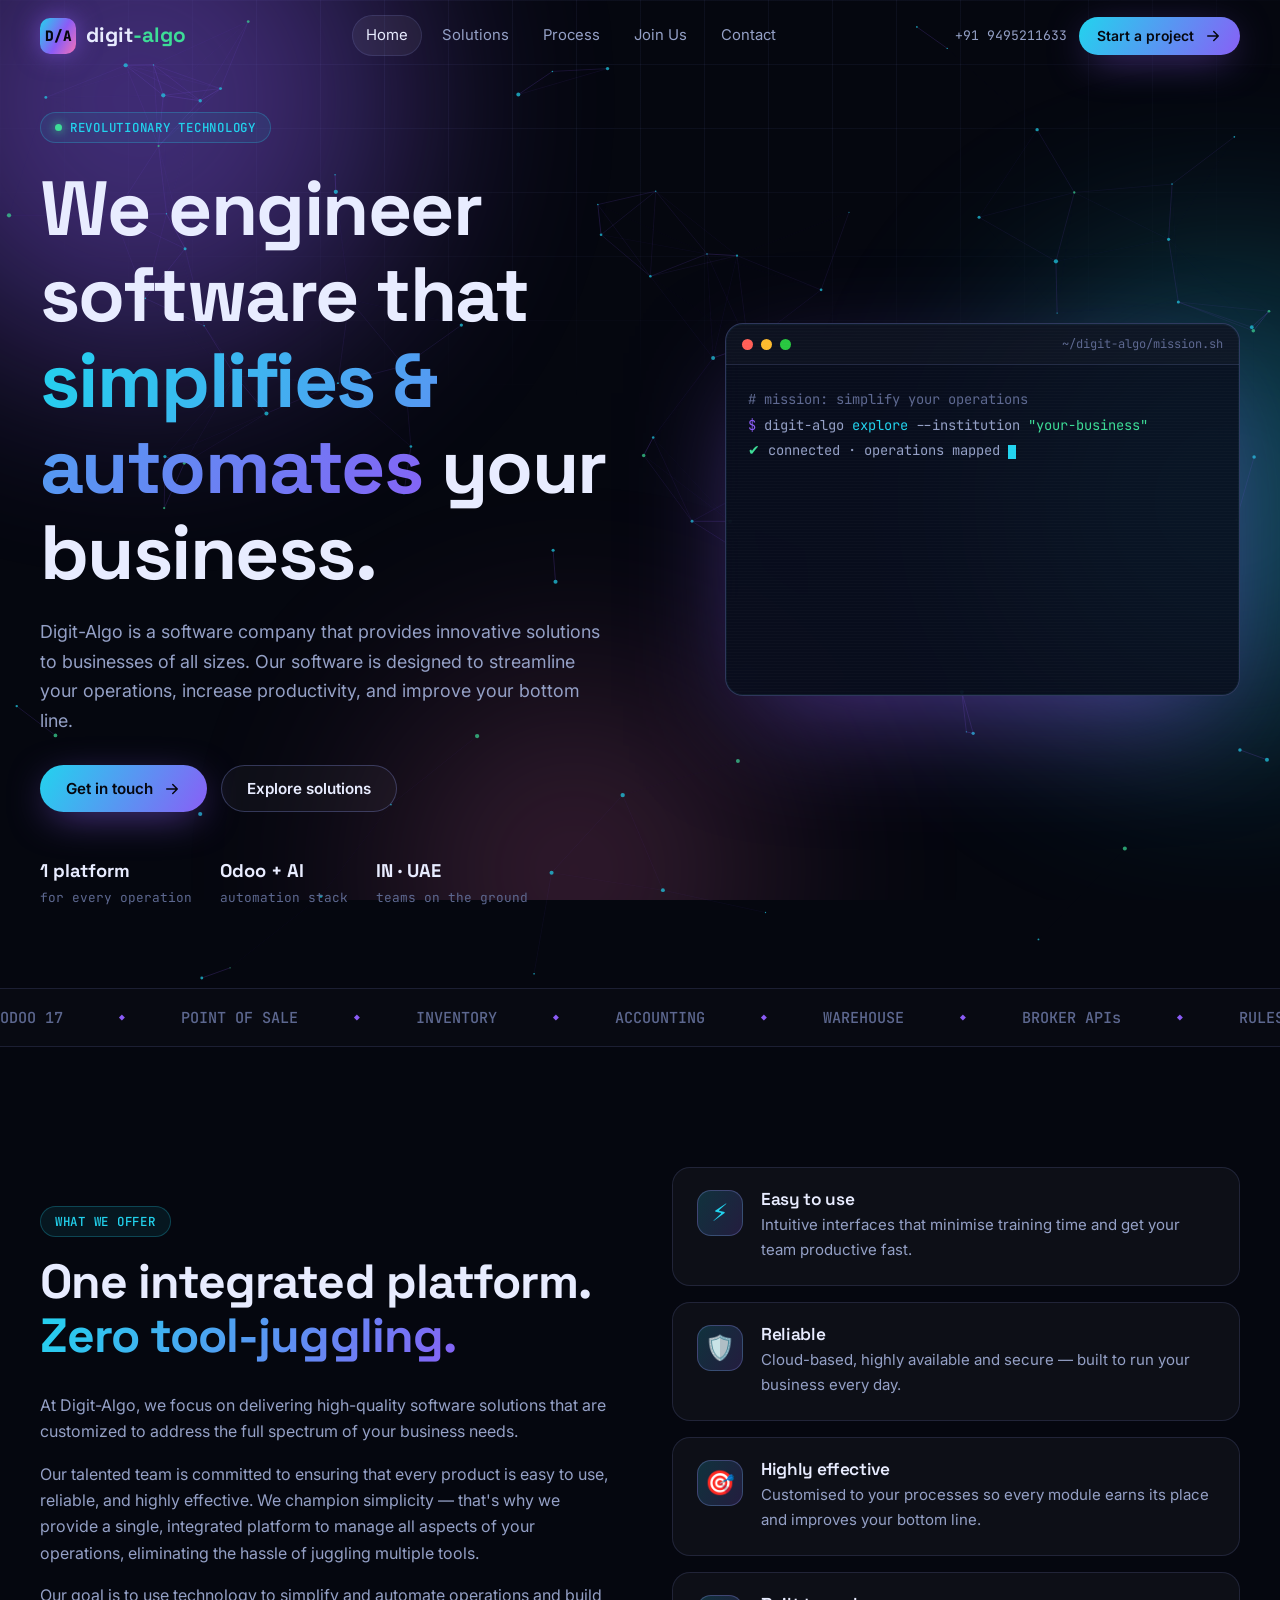
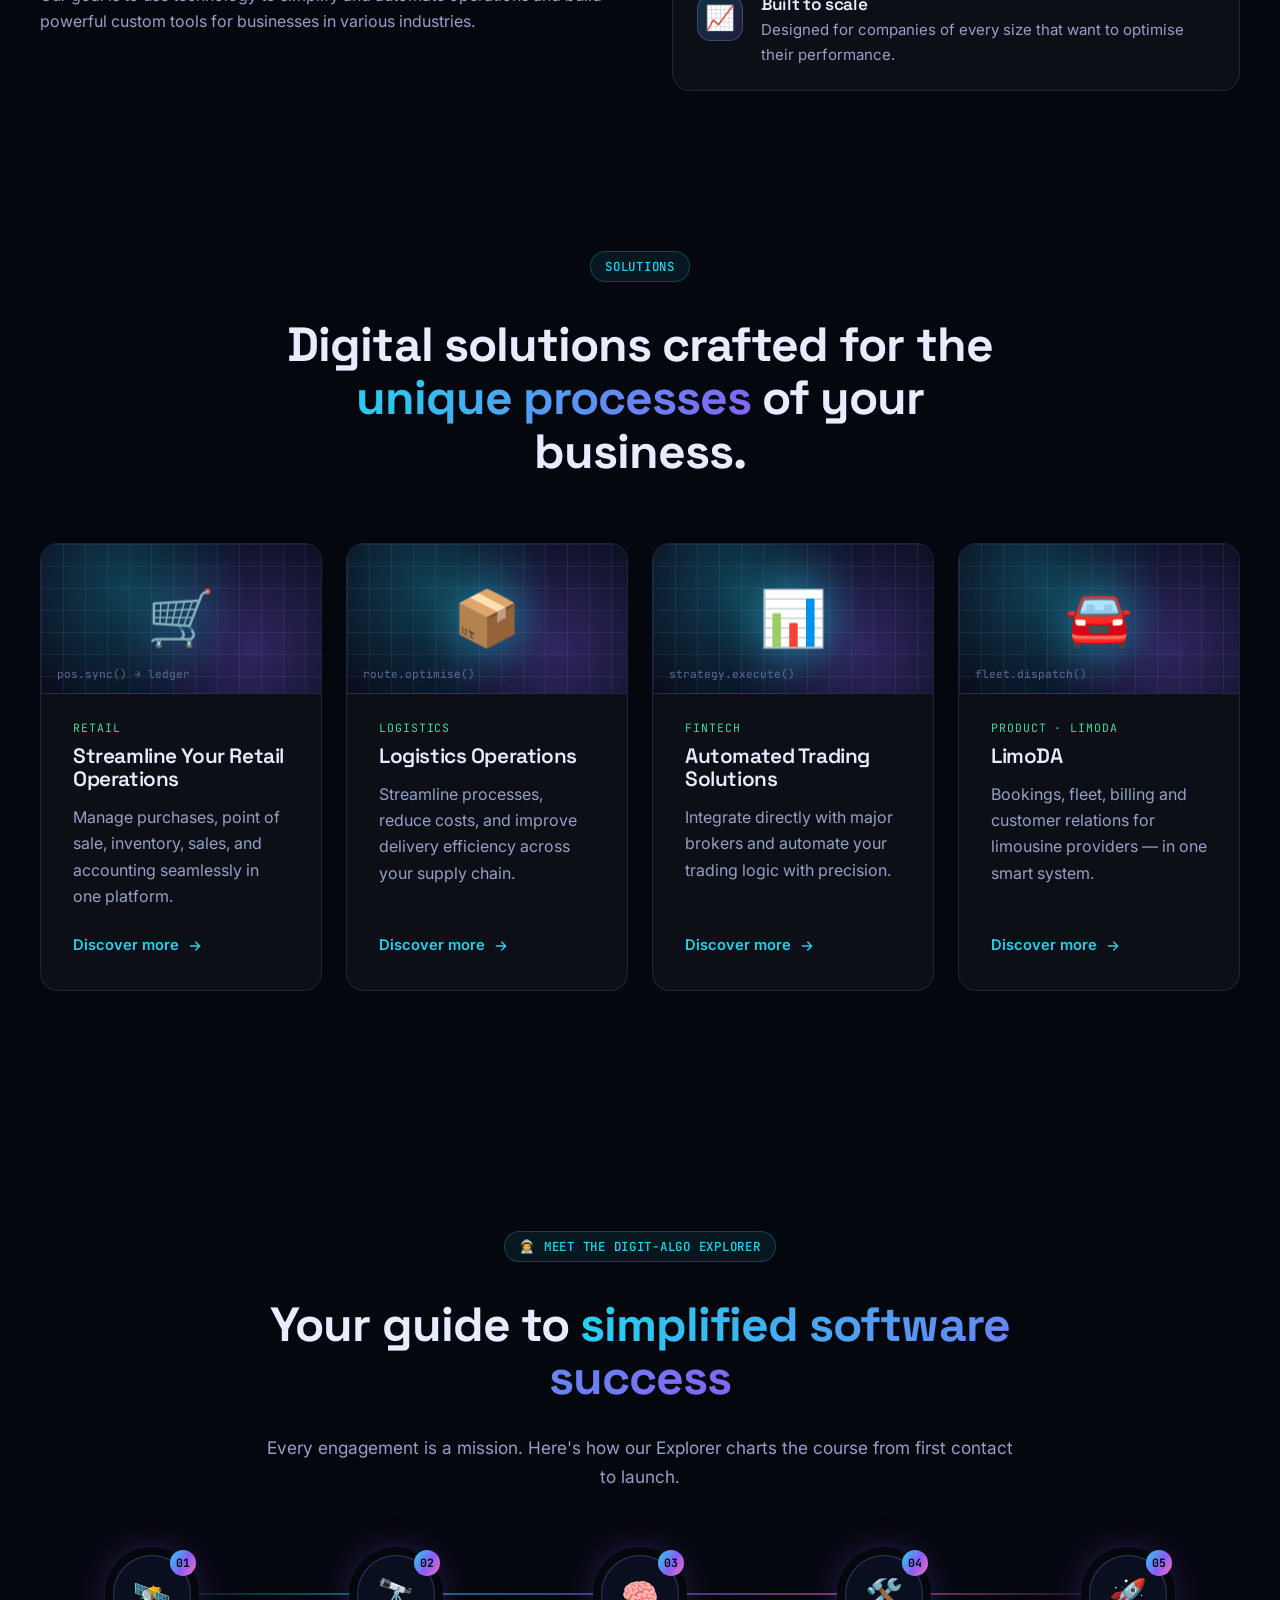
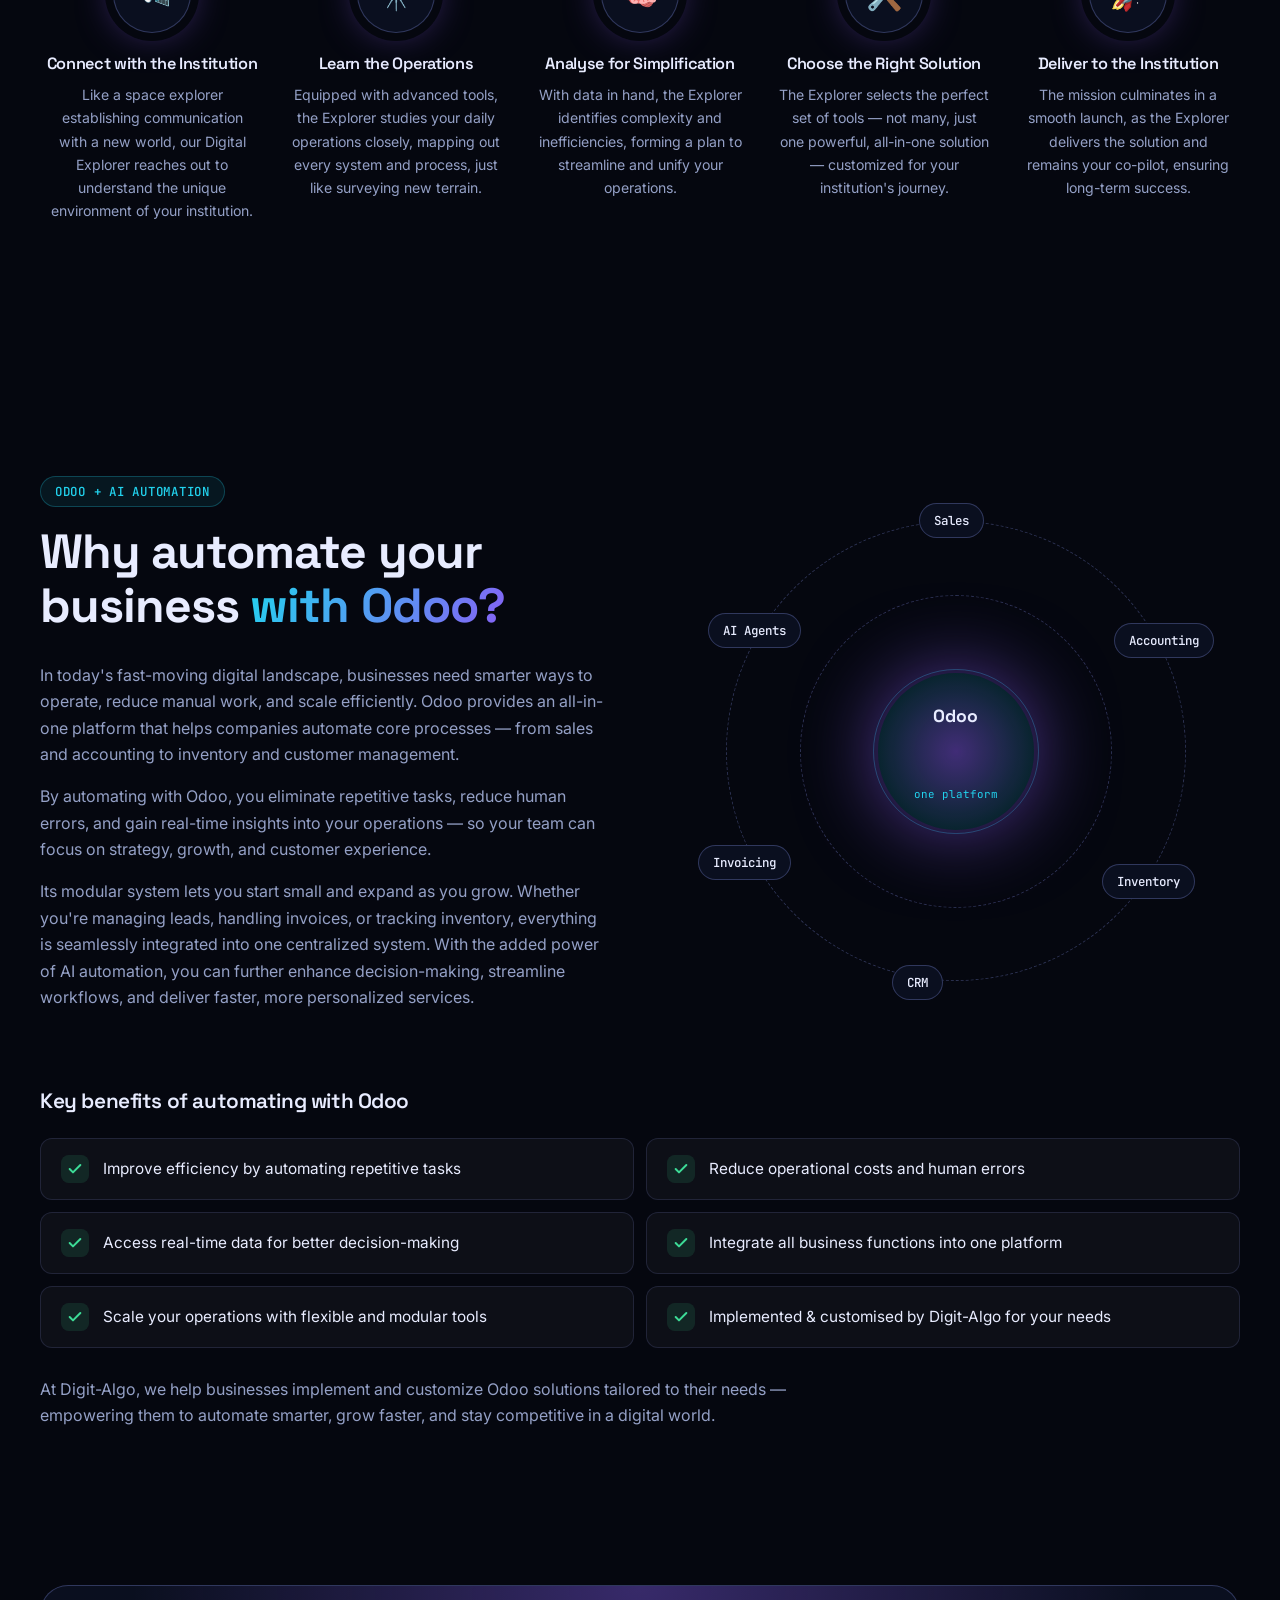
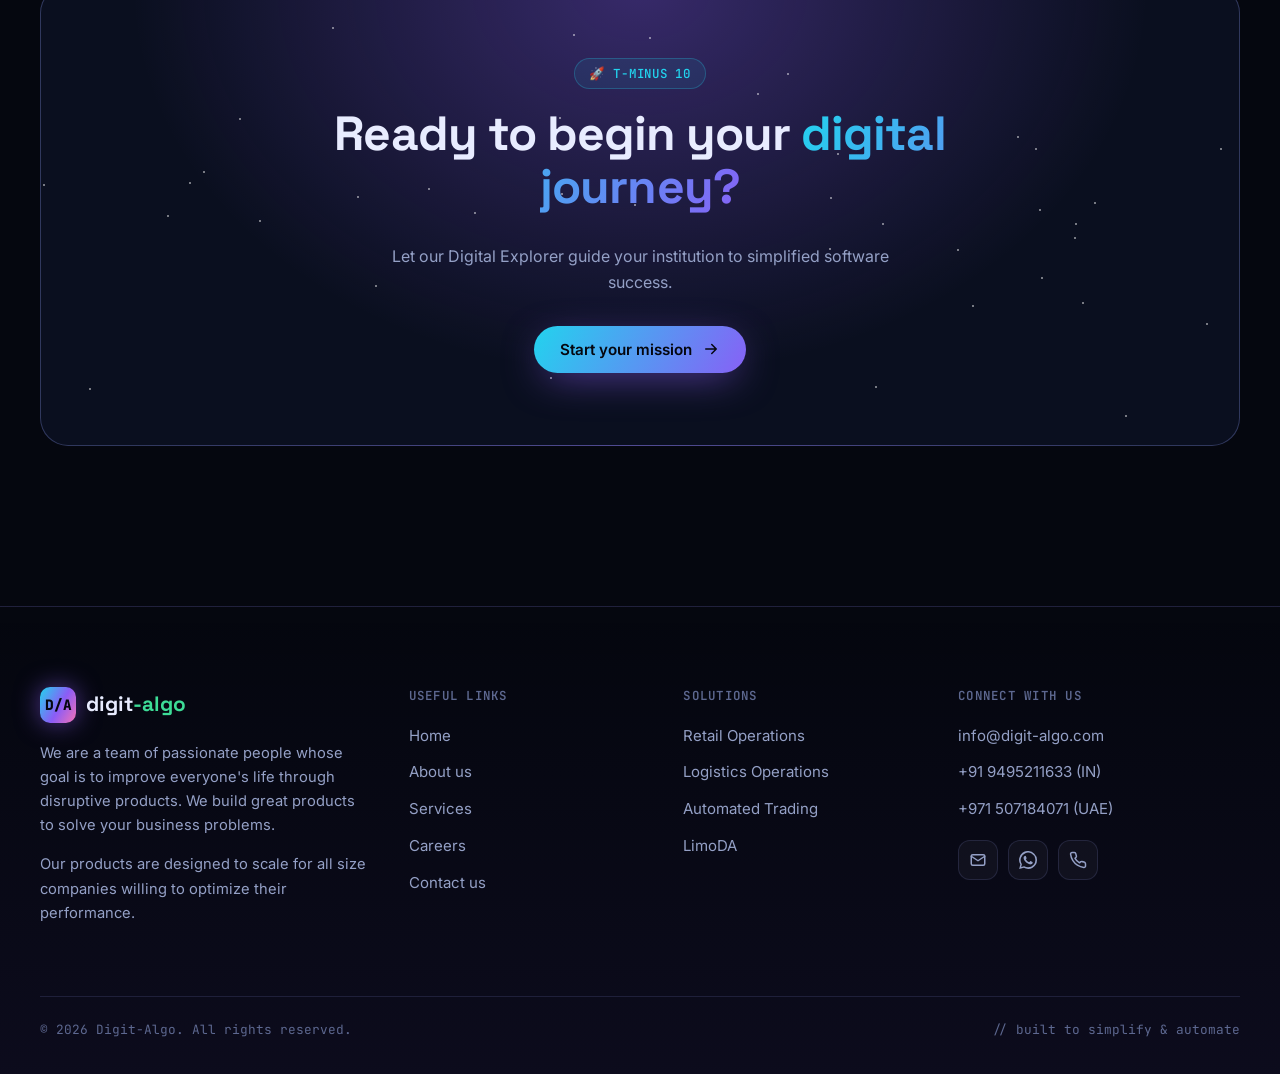
<file: index.html>
<!DOCTYPE html>
<html lang="en">
<head>
  <meta charset="UTF-8" />
  <meta name="viewport" content="width=device-width, initial-scale=1" />
  <title>Digit-Algo — Revolutionary Technology for Simplified Operations</title>
  <meta name="description" content="Digit-Algo builds custom software and Odoo-powered all-in-one platforms that simplify and automate operations for retail, logistics, trading and limousine businesses." />
  <link rel="icon" href="assets/img/favicon.svg" type="image/svg+xml" />
  <link rel="preconnect" href="https://fonts.googleapis.com" />
  <link rel="preconnect" href="https://fonts.gstatic.com" crossorigin />
  <link href="https://fonts.googleapis.com/css2?family=Inter:wght@400;500;600&family=JetBrains+Mono:wght@400;500;700&family=Space+Grotesk:wght@500;600;700&display=swap" rel="stylesheet" />
  <link rel="stylesheet" href="assets/css/style.css" />
</head>
<body data-page="home">
  <div class="bg-fx" aria-hidden="true"><div class="orb o1"></div><div class="orb o2"></div><div class="orb o3"></div></div>
  <div id="site-header"></div>

  <main>
    <!-- HERO -->
    <section class="hero">
      <canvas id="net" aria-hidden="true"></canvas>
      <div class="container">
        <div>
          <span class="chip" data-reveal><span class="dot"></span>Revolutionary Technology</span>
          <h1 data-reveal style="--d:.1s">We engineer software that <span class="grad-text">simplifies &amp; automates</span> your business.</h1>
          <p class="lead" data-reveal style="--d:.2s">Digit-Algo is a software company that provides innovative solutions to businesses of all sizes. Our software is designed to streamline your operations, increase productivity, and improve your bottom line.</p>
          <div class="hero-actions" data-reveal style="--d:.3s">
            <a class="btn" href="contact.html">Get in touch <svg viewBox="0 0 24 24" fill="none" stroke="currentColor" stroke-width="2" stroke-linecap="round" stroke-linejoin="round"><path d="M5 12h14M13 6l6 6-6 6"/></svg></a>
            <a class="btn btn-ghost" href="solutions.html">Explore solutions</a>
          </div>
          <div class="hero-meta" data-reveal style="--d:.4s">
            <div><strong>1 platform</strong>for every operation</div>
            <div><strong>Odoo + AI</strong>automation stack</div>
            <div><strong>IN · UAE</strong>teams on the ground</div>
          </div>
        </div>
        <div class="terminal" data-reveal style="--d:.25s" aria-label="Animated terminal showing the Digit-Algo process">
          <div class="terminal-bar"><i></i><i></i><i></i><span>~/digit-algo/mission.sh</span></div>
          <pre id="term"></pre>
        </div>
      </div>
    </section>

    <!-- MARQUEE -->
    <div class="marquee" aria-hidden="true">
      <div class="marquee-track">
        <span>ODOO 17</span><span>POINT OF SALE</span><span>INVENTORY</span><span>ACCOUNTING</span><span>WAREHOUSE</span><span>BROKER APIs</span><span>RULES ENGINE</span><span>FLEET</span><span>CRM</span><span>AI AUTOMATION</span><span>CLOUD</span>
        <span>ODOO 17</span><span>POINT OF SALE</span><span>INVENTORY</span><span>ACCOUNTING</span><span>WAREHOUSE</span><span>BROKER APIs</span><span>RULES ENGINE</span><span>FLEET</span><span>CRM</span><span>AI AUTOMATION</span><span>CLOUD</span>
      </div>
    </div>

    <!-- WHAT WE OFFER -->
    <section class="section" id="offer">
      <div class="container split">
        <div data-reveal>
          <span class="chip">What we offer</span>
          <h2 style="margin-top:18px">One integrated platform. <span class="grad-text">Zero tool-juggling.</span></h2>
          <p>At Digit-Algo, we focus on delivering high-quality software solutions that are customized to address the full spectrum of your business needs.</p>
          <p>Our talented team is committed to ensuring that every product is easy to use, reliable, and highly effective. We champion simplicity — that's why we provide a single, integrated platform to manage all aspects of your operations, eliminating the hassle of juggling multiple tools.</p>
          <p>Our goal is to use technology to simplify and automate operations and build powerful custom tools for businesses in various industries.</p>
        </div>
        <div class="pillars">
          <div class="card pillar" data-reveal style="--d:.05s">
            <div class="icon-box">⚡</div>
            <div><h3>Easy to use</h3><p>Intuitive interfaces that minimise training time and get your team productive fast.</p></div>
          </div>
          <div class="card pillar" data-reveal style="--d:.15s">
            <div class="icon-box">🛡️</div>
            <div><h3>Reliable</h3><p>Cloud-based, highly available and secure — built to run your business every day.</p></div>
          </div>
          <div class="card pillar" data-reveal style="--d:.25s">
            <div class="icon-box">🎯</div>
            <div><h3>Highly effective</h3><p>Customised to your processes so every module earns its place and improves your bottom line.</p></div>
          </div>
          <div class="card pillar" data-reveal style="--d:.35s">
            <div class="icon-box">📈</div>
            <div><h3>Built to scale</h3><p>Designed for companies of every size that want to optimise their performance.</p></div>
          </div>
        </div>
      </div>
    </section>

    <!-- SOLUTIONS PREVIEW -->
    <section class="section" style="padding-top:40px">
      <div class="container">
        <div class="section-head center" data-reveal>
          <span class="chip">Solutions</span>
          <h2 style="margin-top:18px">Digital solutions crafted for the <span class="grad-text">unique processes</span> of your business.</h2>
        </div>
        <div class="grid grid-4">
          <a class="card solution-card" href="retail.html" data-reveal style="--d:.05s">
            <div class="solution-visual"><div class="glyph">🛒</div><div class="code-bits">pos.sync() → ledger</div></div>
            <span class="tag">Retail</span>
            <h3>Streamline Your Retail Operations</h3>
            <p>Manage purchases, point of sale, inventory, sales, and accounting seamlessly in one platform.</p>
            <span class="link-arrow">Discover more <svg viewBox="0 0 24 24" fill="none" stroke="currentColor" stroke-width="2" stroke-linecap="round" stroke-linejoin="round"><path d="M5 12h14M13 6l6 6-6 6"/></svg></span>
          </a>
          <a class="card solution-card" href="logistics.html" data-reveal style="--d:.15s">
            <div class="solution-visual"><div class="glyph">📦</div><div class="code-bits">route.optimise()</div></div>
            <span class="tag">Logistics</span>
            <h3>Logistics Operations</h3>
            <p>Streamline processes, reduce costs, and improve delivery efficiency across your supply chain.</p>
            <span class="link-arrow">Discover more <svg viewBox="0 0 24 24" fill="none" stroke="currentColor" stroke-width="2" stroke-linecap="round" stroke-linejoin="round"><path d="M5 12h14M13 6l6 6-6 6"/></svg></span>
          </a>
          <a class="card solution-card" href="trading.html" data-reveal style="--d:.25s">
            <div class="solution-visual"><div class="glyph">📊</div><div class="code-bits">strategy.execute()</div></div>
            <span class="tag">Fintech</span>
            <h3>Automated Trading Solutions</h3>
            <p>Integrate directly with major brokers and automate your trading logic with precision.</p>
            <span class="link-arrow">Discover more <svg viewBox="0 0 24 24" fill="none" stroke="currentColor" stroke-width="2" stroke-linecap="round" stroke-linejoin="round"><path d="M5 12h14M13 6l6 6-6 6"/></svg></span>
          </a>
          <a class="card solution-card" href="limoda.html" data-reveal style="--d:.35s">
            <div class="solution-visual"><div class="glyph">🚘</div><div class="code-bits">fleet.dispatch()</div></div>
            <span class="tag">Product · LimoDA</span>
            <h3>LimoDA</h3>
            <p>Bookings, fleet, billing and customer relations for limousine providers — in one smart system.</p>
            <span class="link-arrow">Discover more <svg viewBox="0 0 24 24" fill="none" stroke="currentColor" stroke-width="2" stroke-linecap="round" stroke-linejoin="round"><path d="M5 12h14M13 6l6 6-6 6"/></svg></span>
          </a>
        </div>
      </div>
    </section>

    <!-- EXPLORER PROCESS -->
    <section class="section mission" id="process">
      <div class="container">
        <div class="section-head center" data-reveal>
          <span class="chip">👨‍🚀 Meet the Digit-Algo Explorer</span>
          <h2 style="margin-top:18px">Your guide to <span class="grad-text">simplified software success</span></h2>
          <p>Every engagement is a mission. Here's how our Explorer charts the course from first contact to launch.</p>
        </div>
        <div class="mission-track">
          <div class="step" data-reveal style="--d:.05s">
            <div class="step-orb">🛰️<small>01</small></div>
            <h3>Connect with the Institution</h3>
            <p>Like a space explorer establishing communication with a new world, our Digital Explorer reaches out to understand the unique environment of your institution.</p>
          </div>
          <div class="step" data-reveal style="--d:.15s">
            <div class="step-orb">🔭<small>02</small></div>
            <h3>Learn the Operations</h3>
            <p>Equipped with advanced tools, the Explorer studies your daily operations closely, mapping out every system and process, just like surveying new terrain.</p>
          </div>
          <div class="step" data-reveal style="--d:.25s">
            <div class="step-orb">🧠<small>03</small></div>
            <h3>Analyse for Simplification</h3>
            <p>With data in hand, the Explorer identifies complexity and inefficiencies, forming a plan to streamline and unify your operations.</p>
          </div>
          <div class="step" data-reveal style="--d:.35s">
            <div class="step-orb">🛠️<small>04</small></div>
            <h3>Choose the Right Solution</h3>
            <p>The Explorer selects the perfect set of tools — not many, just one powerful, all-in-one solution — customized for your institution's journey.</p>
          </div>
          <div class="step" data-reveal style="--d:.45s">
            <div class="step-orb">🚀<small>05</small></div>
            <h3>Deliver to the Institution</h3>
            <p>The mission culminates in a smooth launch, as the Explorer delivers the solution and remains your co-pilot, ensuring long-term success.</p>
          </div>
        </div>
      </div>
    </section>

    <!-- ODOO -->
    <section class="section" id="odoo">
      <div class="container split">
        <div data-reveal>
          <span class="chip">Odoo + AI automation</span>
          <h2 style="margin-top:18px">Why automate your business <span class="grad-text">with Odoo?</span></h2>
          <p>In today's fast-moving digital landscape, businesses need smarter ways to operate, reduce manual work, and scale efficiently. Odoo provides an all-in-one platform that helps companies automate core processes — from sales and accounting to inventory and customer management.</p>
          <p>By automating with Odoo, you eliminate repetitive tasks, reduce human errors, and gain real-time insights into your operations — so your team can focus on strategy, growth, and customer experience.</p>
          <p>Its modular system lets you start small and expand as you grow. Whether you're managing leads, handling invoices, or tracking inventory, everything is seamlessly integrated into one centralized system. With the added power of AI automation, you can further enhance decision-making, streamline workflows, and deliver faster, more personalized services.</p>
        </div>
        <div data-reveal style="--d:.15s">
          <div class="stack-viz" aria-hidden="true">
            <div class="ring r1"></div><div class="ring r2"></div><div class="ring r3"></div>
            <div class="ring r1" style="border:0">
              <span class="node" style="top:-4%;left:42%">Sales</span>
              <span class="node" style="top:22%;right:-6%">Accounting</span>
              <span class="node" style="bottom:18%;right:-2%">Inventory</span>
              <span class="node" style="bottom:-4%;left:36%">CRM</span>
              <span class="node" style="bottom:22%;left:-6%">Invoicing</span>
              <span class="node" style="top:20%;left:-4%">AI Agents</span>
            </div>
            <div class="core">Odoo<small>one platform</small></div>
          </div>
        </div>
      </div>
      <div class="container" style="margin-top:64px">
        <h3 data-reveal style="margin-bottom:24px">Key benefits of automating with Odoo</h3>
        <div class="grid grid-2 benefits">
          <div class="benefit" data-reveal><span class="tick"><svg viewBox="0 0 24 24" fill="none" stroke="currentColor" stroke-width="3" stroke-linecap="round" stroke-linejoin="round"><path d="M20 6 9 17l-5-5"/></svg></span><span>Improve efficiency by automating repetitive tasks</span></div>
          <div class="benefit" data-reveal style="--d:.05s"><span class="tick"><svg viewBox="0 0 24 24" fill="none" stroke="currentColor" stroke-width="3" stroke-linecap="round" stroke-linejoin="round"><path d="M20 6 9 17l-5-5"/></svg></span><span>Reduce operational costs and human errors</span></div>
          <div class="benefit" data-reveal style="--d:.1s"><span class="tick"><svg viewBox="0 0 24 24" fill="none" stroke="currentColor" stroke-width="3" stroke-linecap="round" stroke-linejoin="round"><path d="M20 6 9 17l-5-5"/></svg></span><span>Access real-time data for better decision-making</span></div>
          <div class="benefit" data-reveal style="--d:.15s"><span class="tick"><svg viewBox="0 0 24 24" fill="none" stroke="currentColor" stroke-width="3" stroke-linecap="round" stroke-linejoin="round"><path d="M20 6 9 17l-5-5"/></svg></span><span>Integrate all business functions into one platform</span></div>
          <div class="benefit" data-reveal style="--d:.2s"><span class="tick"><svg viewBox="0 0 24 24" fill="none" stroke="currentColor" stroke-width="3" stroke-linecap="round" stroke-linejoin="round"><path d="M20 6 9 17l-5-5"/></svg></span><span>Scale your operations with flexible and modular tools</span></div>
          <div class="benefit" data-reveal style="--d:.25s"><span class="tick"><svg viewBox="0 0 24 24" fill="none" stroke="currentColor" stroke-width="3" stroke-linecap="round" stroke-linejoin="round"><path d="M20 6 9 17l-5-5"/></svg></span><span>Implemented &amp; customised by Digit-Algo for your needs</span></div>
        </div>
        <p data-reveal style="margin-top:28px;max-width:820px">At Digit-Algo, we help businesses implement and customize Odoo solutions tailored to their needs — empowering them to automate smarter, grow faster, and stay competitive in a digital world.</p>
      </div>
    </section>

    <!-- CTA -->
    <section class="section" style="padding-top:20px">
      <div class="container">
        <div class="cta-band" data-reveal>
          <div class="stars"></div>
          <span class="chip">🚀 T-minus 10</span>
          <h2 style="margin-top:18px">Ready to begin your <span class="grad-text">digital journey?</span></h2>
          <p>Let our Digital Explorer guide your institution to simplified software success.</p>
          <a class="btn" href="contact.html">Start your mission <svg viewBox="0 0 24 24" fill="none" stroke="currentColor" stroke-width="2" stroke-linecap="round" stroke-linejoin="round"><path d="M5 12h14M13 6l6 6-6 6"/></svg></a>
        </div>
      </div>
    </section>
  </main>

  <div id="site-footer"></div>
  <script src="assets/js/main.js"></script>
</body>
</html>
</file>
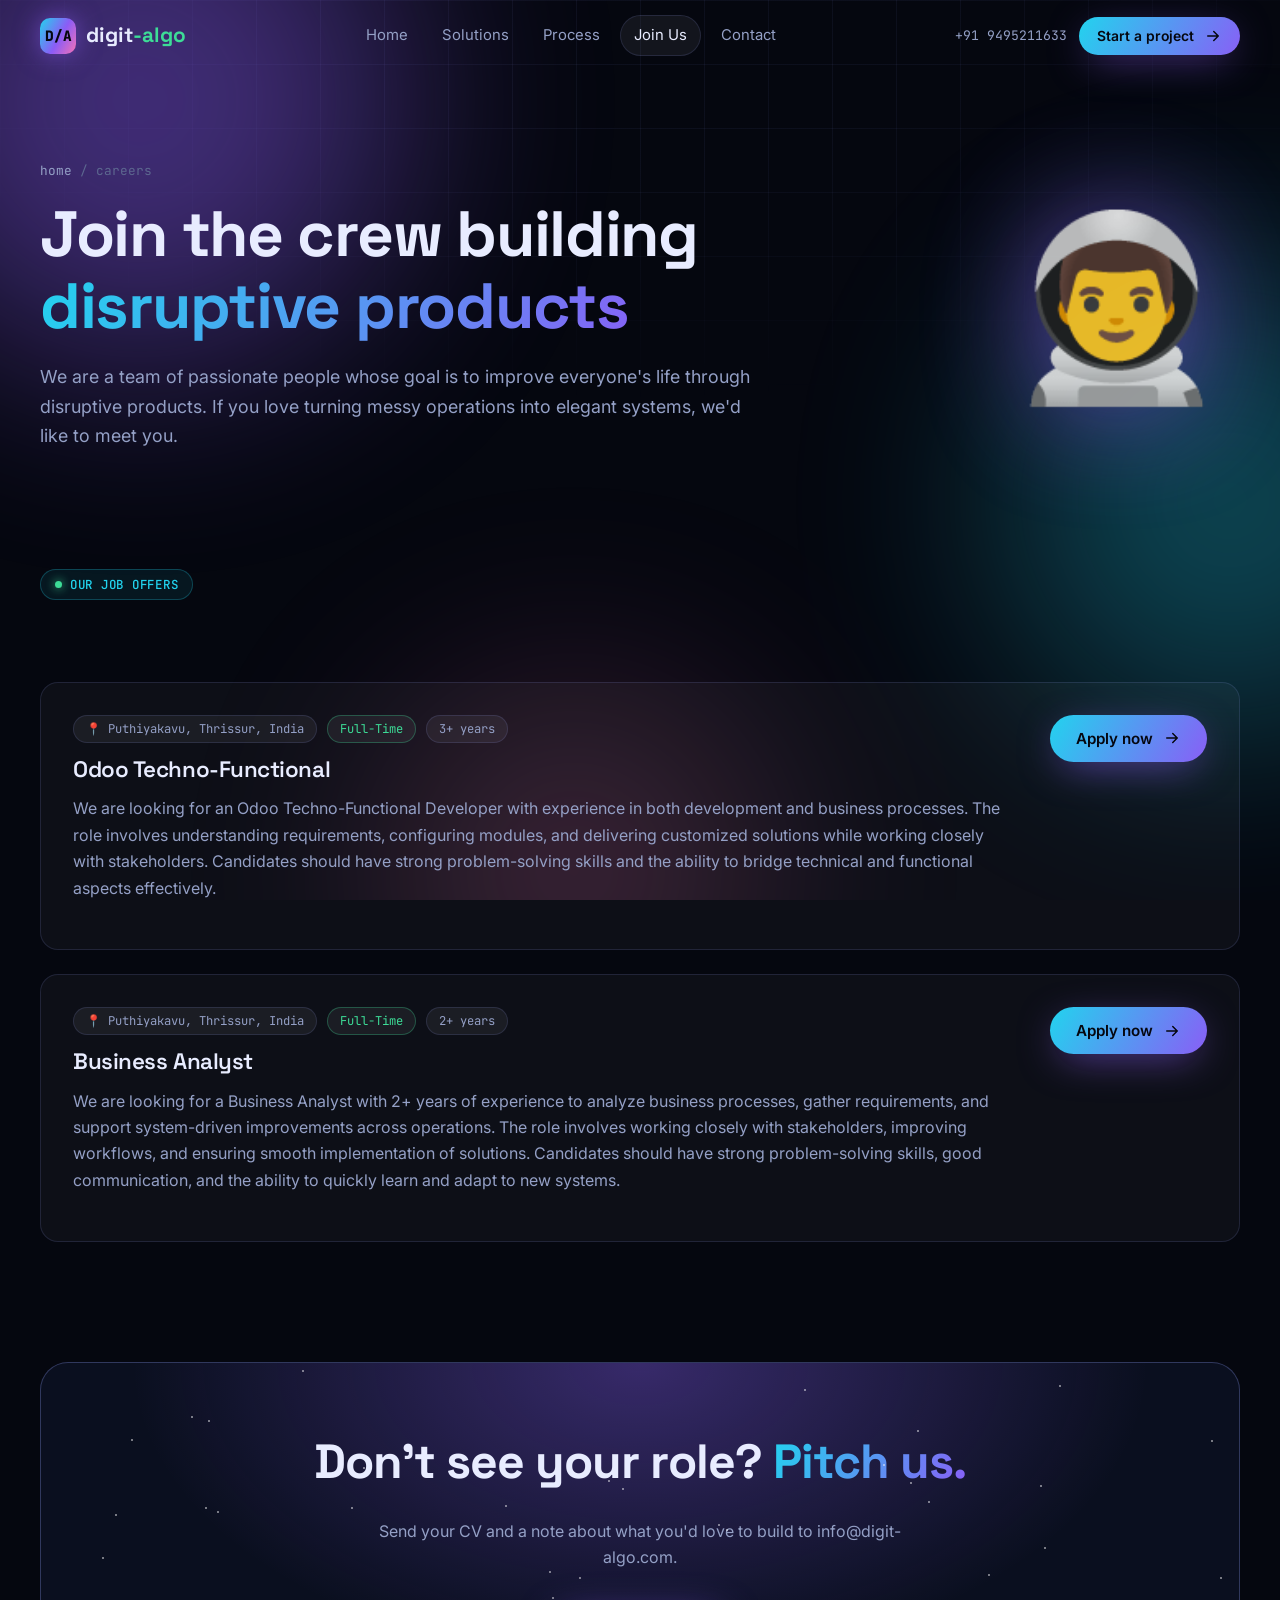
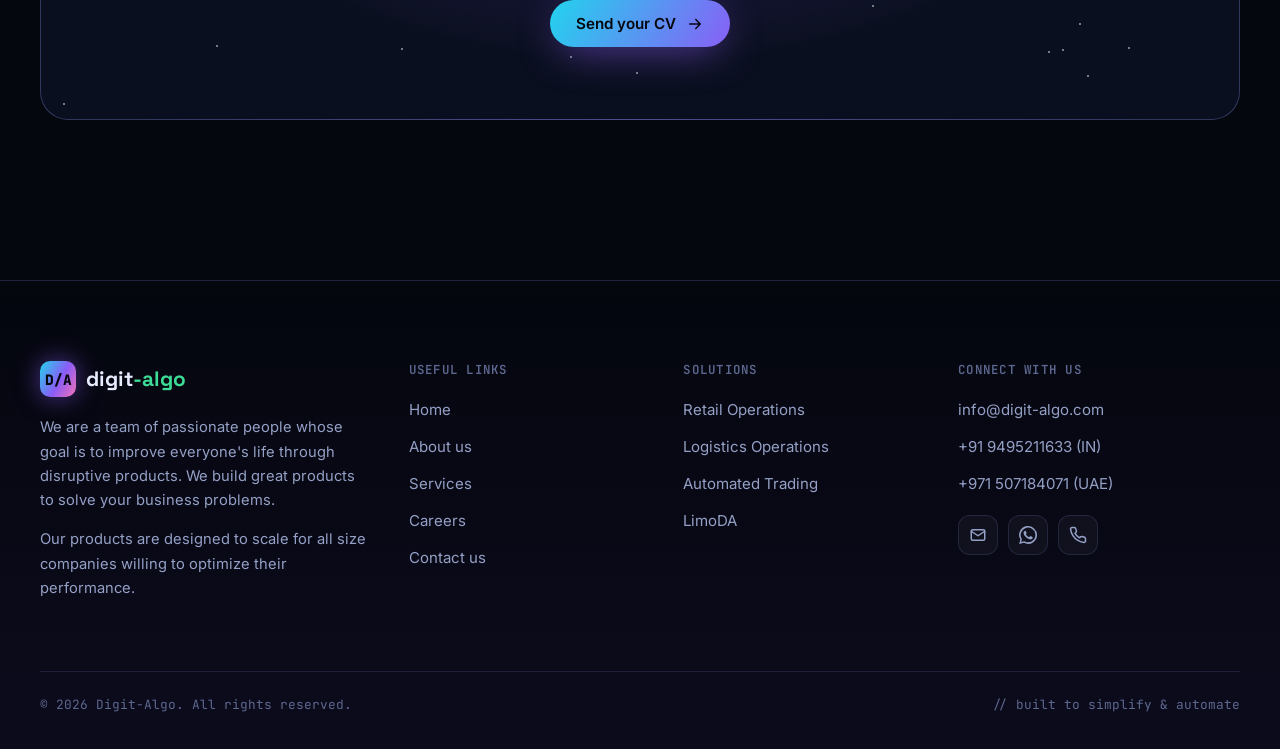
<file: careers.html>
<!DOCTYPE html>
<html lang="en">
<head>
  <meta charset="UTF-8" />
  <meta name="viewport" content="width=device-width, initial-scale=1" />
  <title>Careers — Join Digit-Algo</title>
  <meta name="description" content="Open roles at Digit-Algo in Thrissur, India: Odoo Techno-Functional Developer and Business Analyst." />
  <link rel="icon" href="assets/img/favicon.svg" type="image/svg+xml" />
  <link rel="preconnect" href="https://fonts.googleapis.com" />
  <link rel="preconnect" href="https://fonts.gstatic.com" crossorigin />
  <link href="https://fonts.googleapis.com/css2?family=Inter:wght@400;500;600&family=JetBrains+Mono:wght@400;500;700&family=Space+Grotesk:wght@500;600;700&display=swap" rel="stylesheet" />
  <link rel="stylesheet" href="assets/css/style.css" />
</head>
<body data-page="careers">
  <div class="bg-fx" aria-hidden="true"><div class="orb o1"></div><div class="orb o2"></div><div class="orb o3"></div></div>
  <div id="site-header"></div>

  <main>
    <section class="page-hero">
      <div class="big-glyph" aria-hidden="true">👨‍🚀</div>
      <div class="container">
        <div class="crumbs" data-reveal><a href="index.html">home</a> / careers</div>
        <h1 data-reveal style="--d:.1s">Join the crew building <span class="grad-text">disruptive products</span></h1>
        <p class="lead" data-reveal style="--d:.2s">We are a team of passionate people whose goal is to improve everyone's life through disruptive products. If you love turning messy operations into elegant systems, we'd like to meet you.</p>
      </div>
    </section>

    <section class="section" style="padding-top:20px">
      <div class="container">
        <div class="section-head" data-reveal>
          <span class="chip"><span class="dot"></span>Our job offers</span>
        </div>
        <div class="grid">
          <article class="card job" data-reveal>
            <div>
              <div class="job-meta"><span>📍 Puthiyakavu, Thrissur, India</span><span class="ft">Full-Time</span><span>3+ years</span></div>
              <h3>Odoo Techno-Functional</h3>
              <p>We are looking for an Odoo Techno-Functional Developer with experience in both development and business processes. The role involves understanding requirements, configuring modules, and delivering customized solutions while working closely with stakeholders. Candidates should have strong problem-solving skills and the ability to bridge technical and functional aspects effectively.</p>
            </div>
            <a class="btn" href="mailto:info@digit-algo.com?subject=Application%3A%20Odoo%20Techno-Functional%20(3%2B%20Years)">Apply now <svg viewBox="0 0 24 24" fill="none" stroke="currentColor" stroke-width="2" stroke-linecap="round" stroke-linejoin="round"><path d="M5 12h14M13 6l6 6-6 6"/></svg></a>
          </article>
          <article class="card job" data-reveal style="--d:.1s">
            <div>
              <div class="job-meta"><span>📍 Puthiyakavu, Thrissur, India</span><span class="ft">Full-Time</span><span>2+ years</span></div>
              <h3>Business Analyst</h3>
              <p>We are looking for a Business Analyst with 2+ years of experience to analyze business processes, gather requirements, and support system-driven improvements across operations. The role involves working closely with stakeholders, improving workflows, and ensuring smooth implementation of solutions. Candidates should have strong problem-solving skills, good communication, and the ability to quickly learn and adapt to new systems.</p>
            </div>
            <a class="btn" href="mailto:info@digit-algo.com?subject=Application%3A%20Business%20Analyst">Apply now <svg viewBox="0 0 24 24" fill="none" stroke="currentColor" stroke-width="2" stroke-linecap="round" stroke-linejoin="round"><path d="M5 12h14M13 6l6 6-6 6"/></svg></a>
          </article>
        </div>
      </div>
    </section>

    <section class="section" style="padding-top:0">
      <div class="container">
        <div class="cta-band" data-reveal>
          <div class="stars"></div>
          <h2>Don't see your role? <span class="grad-text">Pitch us.</span></h2>
          <p>Send your CV and a note about what you'd love to build to info@digit-algo.com.</p>
          <a class="btn" href="mailto:info@digit-algo.com?subject=General%20application">Send your CV <svg viewBox="0 0 24 24" fill="none" stroke="currentColor" stroke-width="2" stroke-linecap="round" stroke-linejoin="round"><path d="M5 12h14M13 6l6 6-6 6"/></svg></a>
        </div>
      </div>
    </section>
  </main>

  <div id="site-footer"></div>
  <script src="assets/js/main.js"></script>
</body>
</html>
</file>
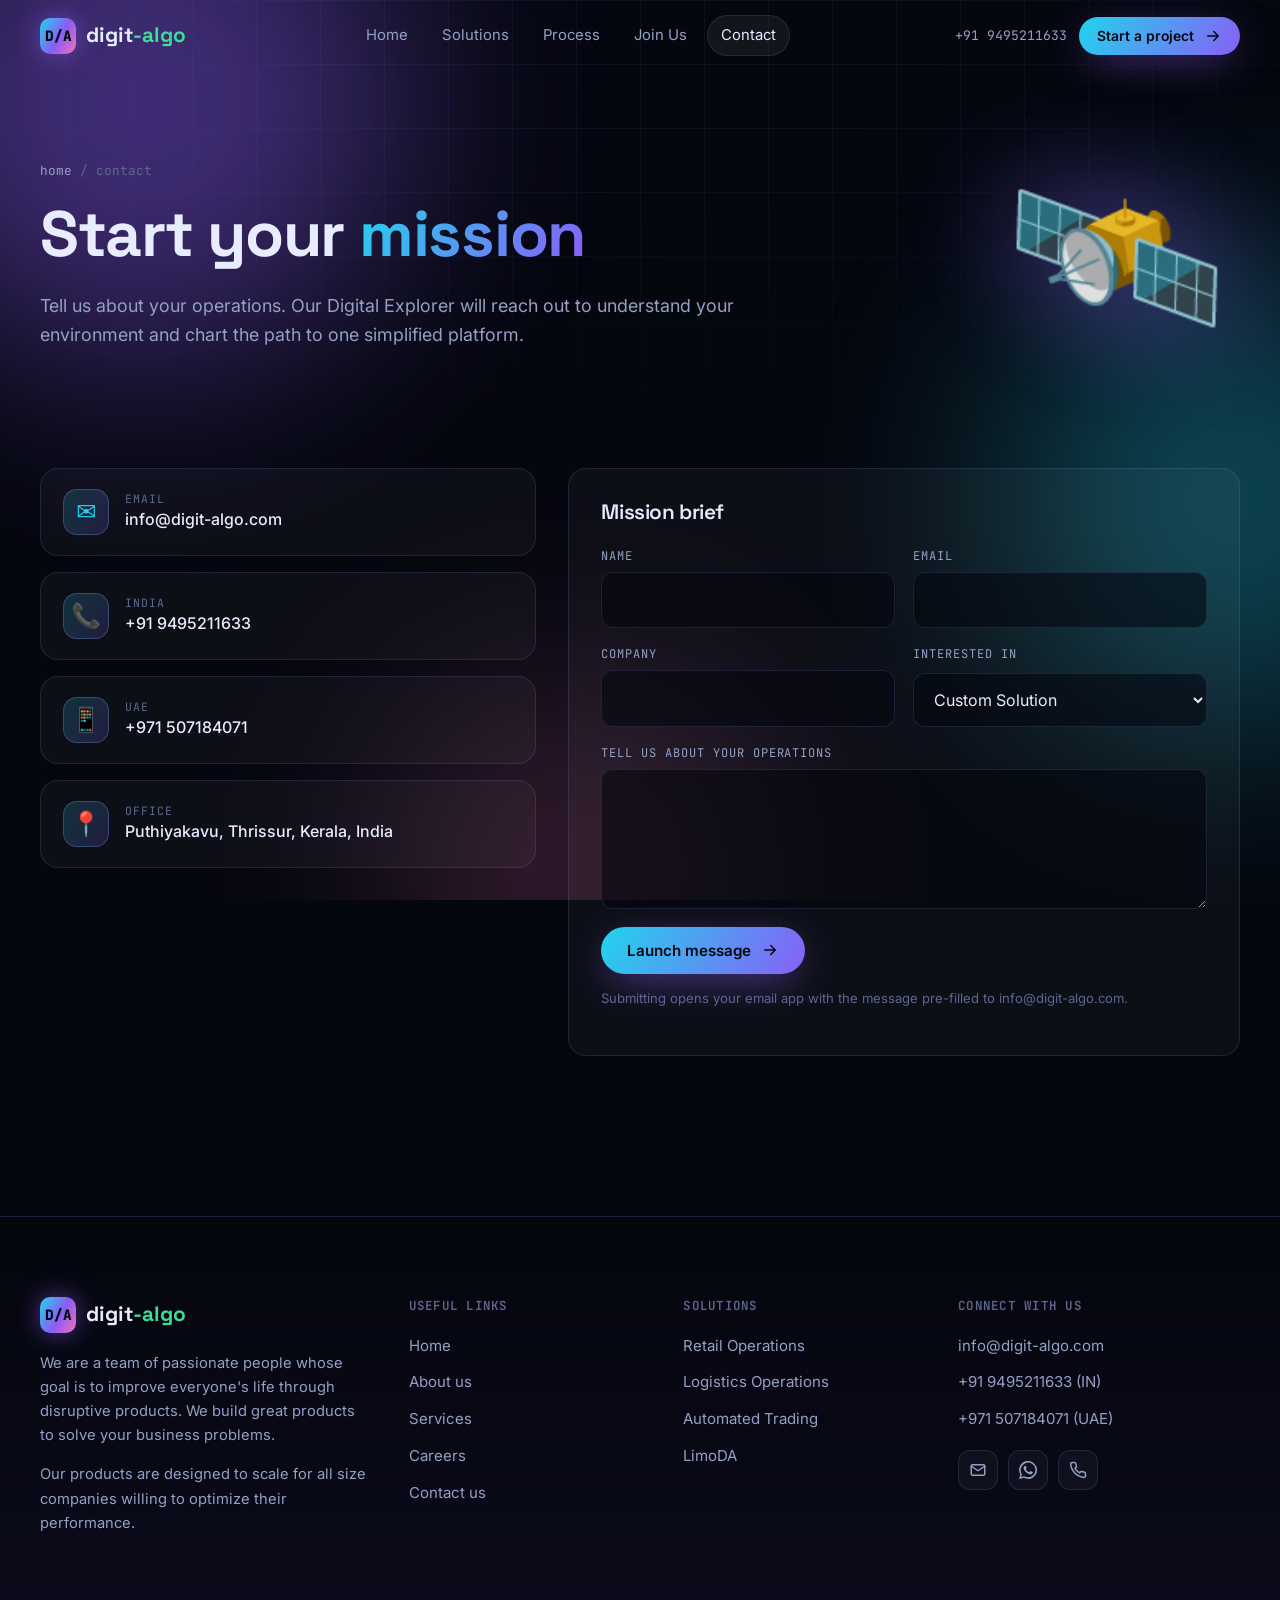
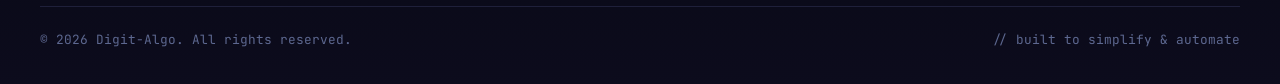
<file: contact.html>
<!DOCTYPE html>
<html lang="en">
<head>
  <meta charset="UTF-8" />
  <meta name="viewport" content="width=device-width, initial-scale=1" />
  <title>Contact — Digit-Algo</title>
  <meta name="description" content="Start your mission with Digit-Algo. Reach our teams in India and the UAE." />
  <link rel="icon" href="assets/img/favicon.svg" type="image/svg+xml" />
  <link rel="preconnect" href="https://fonts.googleapis.com" />
  <link rel="preconnect" href="https://fonts.gstatic.com" crossorigin />
  <link href="https://fonts.googleapis.com/css2?family=Inter:wght@400;500;600&family=JetBrains+Mono:wght@400;500;700&family=Space+Grotesk:wght@500;600;700&display=swap" rel="stylesheet" />
  <link rel="stylesheet" href="assets/css/style.css" />
</head>
<body data-page="contact">
  <div class="bg-fx" aria-hidden="true"><div class="orb o1"></div><div class="orb o2"></div><div class="orb o3"></div></div>
  <div id="site-header"></div>

  <main>
    <section class="page-hero">
      <div class="big-glyph" aria-hidden="true">🛰️</div>
      <div class="container">
        <div class="crumbs" data-reveal><a href="index.html">home</a> / contact</div>
        <h1 data-reveal style="--d:.1s">Start your <span class="grad-text">mission</span></h1>
        <p class="lead" data-reveal style="--d:.2s">Tell us about your operations. Our Digital Explorer will reach out to understand your environment and chart the path to one simplified platform.</p>
      </div>
    </section>

    <section class="section" style="padding-top:20px">
      <div class="container contact-grid">
        <div class="contact-items">
          <a class="card contact-item" href="mailto:info@digit-algo.com" data-reveal>
            <div class="icon-box">✉️</div>
            <div><small>Email</small><span>info@digit-algo.com</span></div>
          </a>
          <a class="card contact-item" href="tel:+919495211633" data-reveal style="--d:.05s">
            <div class="icon-box">📞</div>
            <div><small>India</small><span>+91 9495211633</span></div>
          </a>
          <a class="card contact-item" href="tel:+971507184071" data-reveal style="--d:.1s">
            <div class="icon-box">📱</div>
            <div><small>UAE</small><span>+971 507184071</span></div>
          </a>
          <div class="card contact-item" data-reveal style="--d:.15s">
            <div class="icon-box">📍</div>
            <div><small>Office</small><span>Puthiyakavu, Thrissur, Kerala, India</span></div>
          </div>
        </div>

        <form class="card" id="contact-form" data-reveal style="--d:.1s">
          <h3 style="margin-bottom:24px">Mission brief</h3>
          <div class="row">
            <div class="field"><label for="name">Name</label><input id="name" name="name" required autocomplete="name" /></div>
            <div class="field"><label for="email">Email</label><input id="email" name="email" type="email" required autocomplete="email" /></div>
          </div>
          <div class="row">
            <div class="field"><label for="company">Company</label><input id="company" name="company" autocomplete="organization" /></div>
            <div class="field">
              <label for="solution">Interested in</label>
              <select id="solution" name="solution">
                <option>Retail Operations</option>
                <option>Logistics Operations</option>
                <option>Automated Trading</option>
                <option>LimoDA</option>
                <option>Odoo Implementation</option>
                <option selected>Custom Solution</option>
              </select>
            </div>
          </div>
          <div class="field"><label for="message">Tell us about your operations</label><textarea id="message" name="message" required></textarea></div>
          <button class="btn" type="submit">Launch message <svg viewBox="0 0 24 24" fill="none" stroke="currentColor" stroke-width="2" stroke-linecap="round" stroke-linejoin="round"><path d="M5 12h14M13 6l6 6-6 6"/></svg></button>
          <p class="form-note">Submitting opens your email app with the message pre-filled to info@digit-algo.com.</p>
        </form>
      </div>
    </section>
  </main>

  <div id="site-footer"></div>
  <script src="assets/js/main.js"></script>
</body>
</html>
</file>
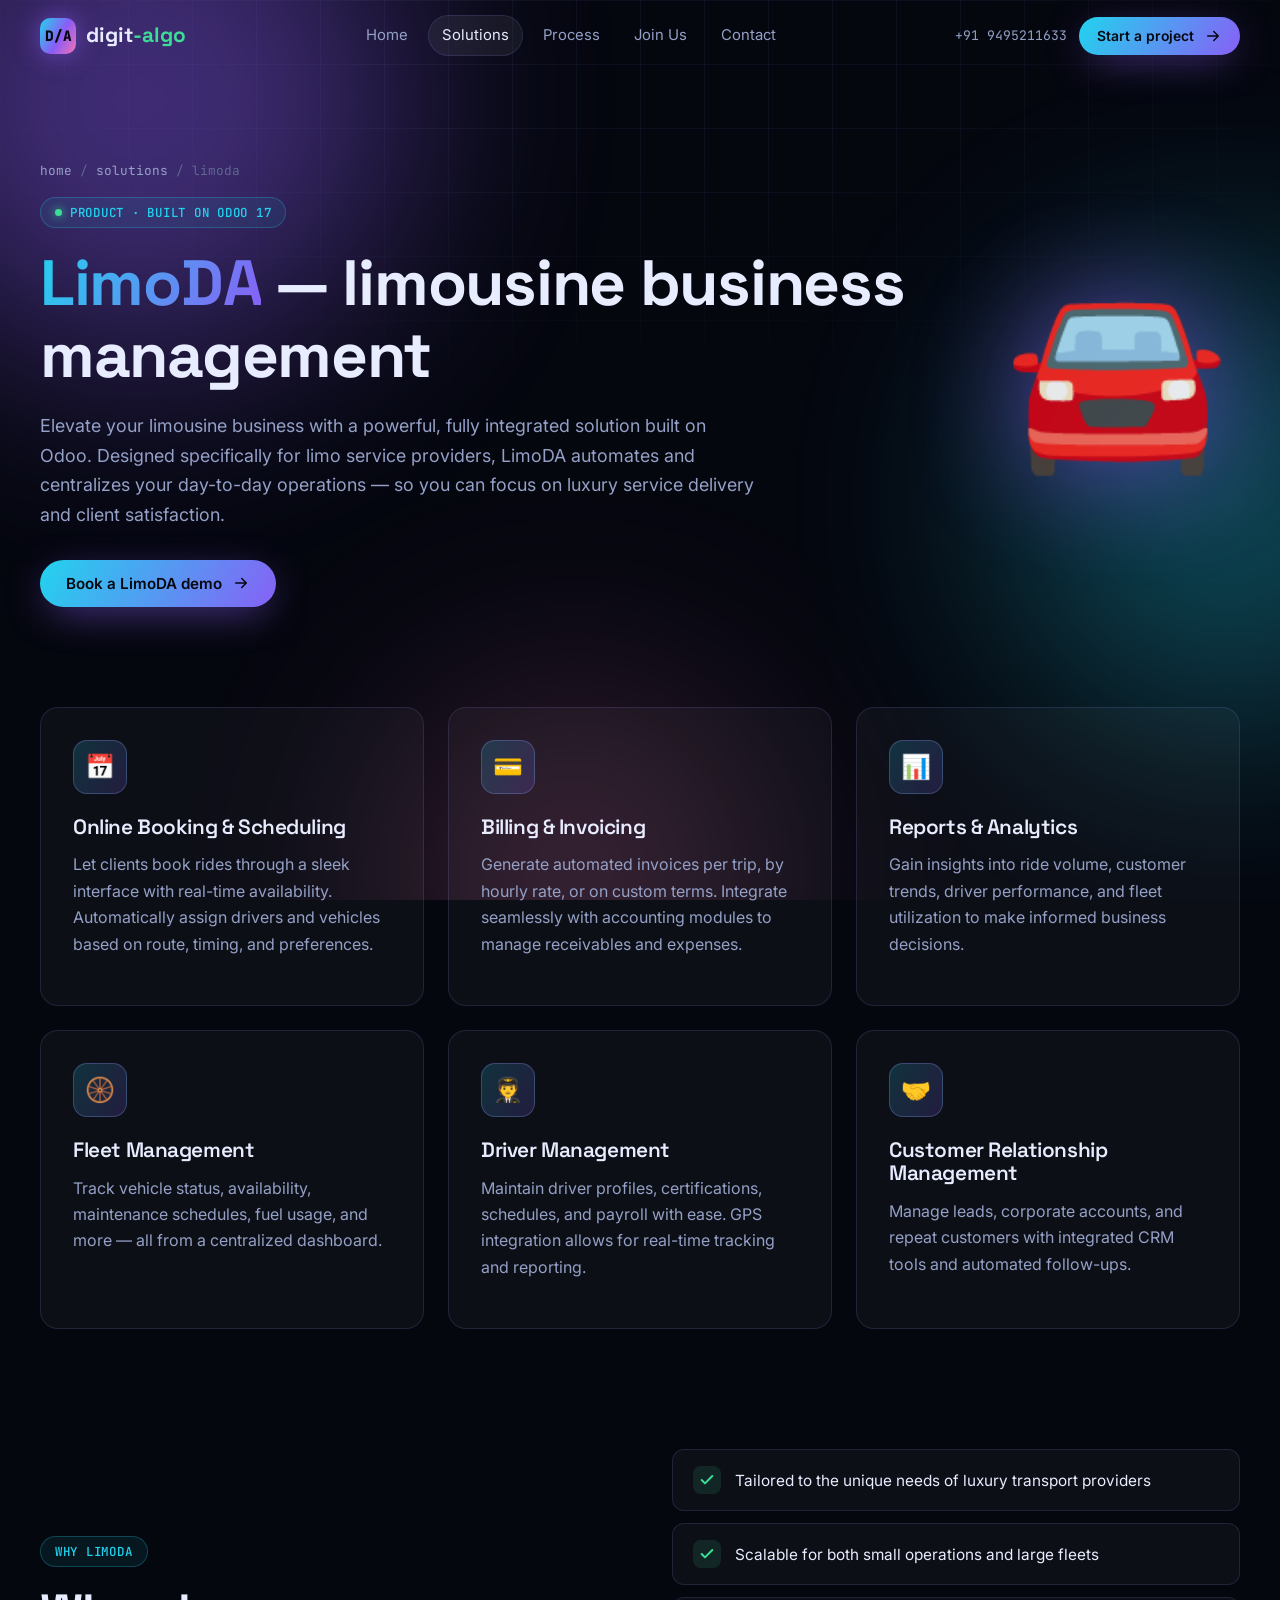
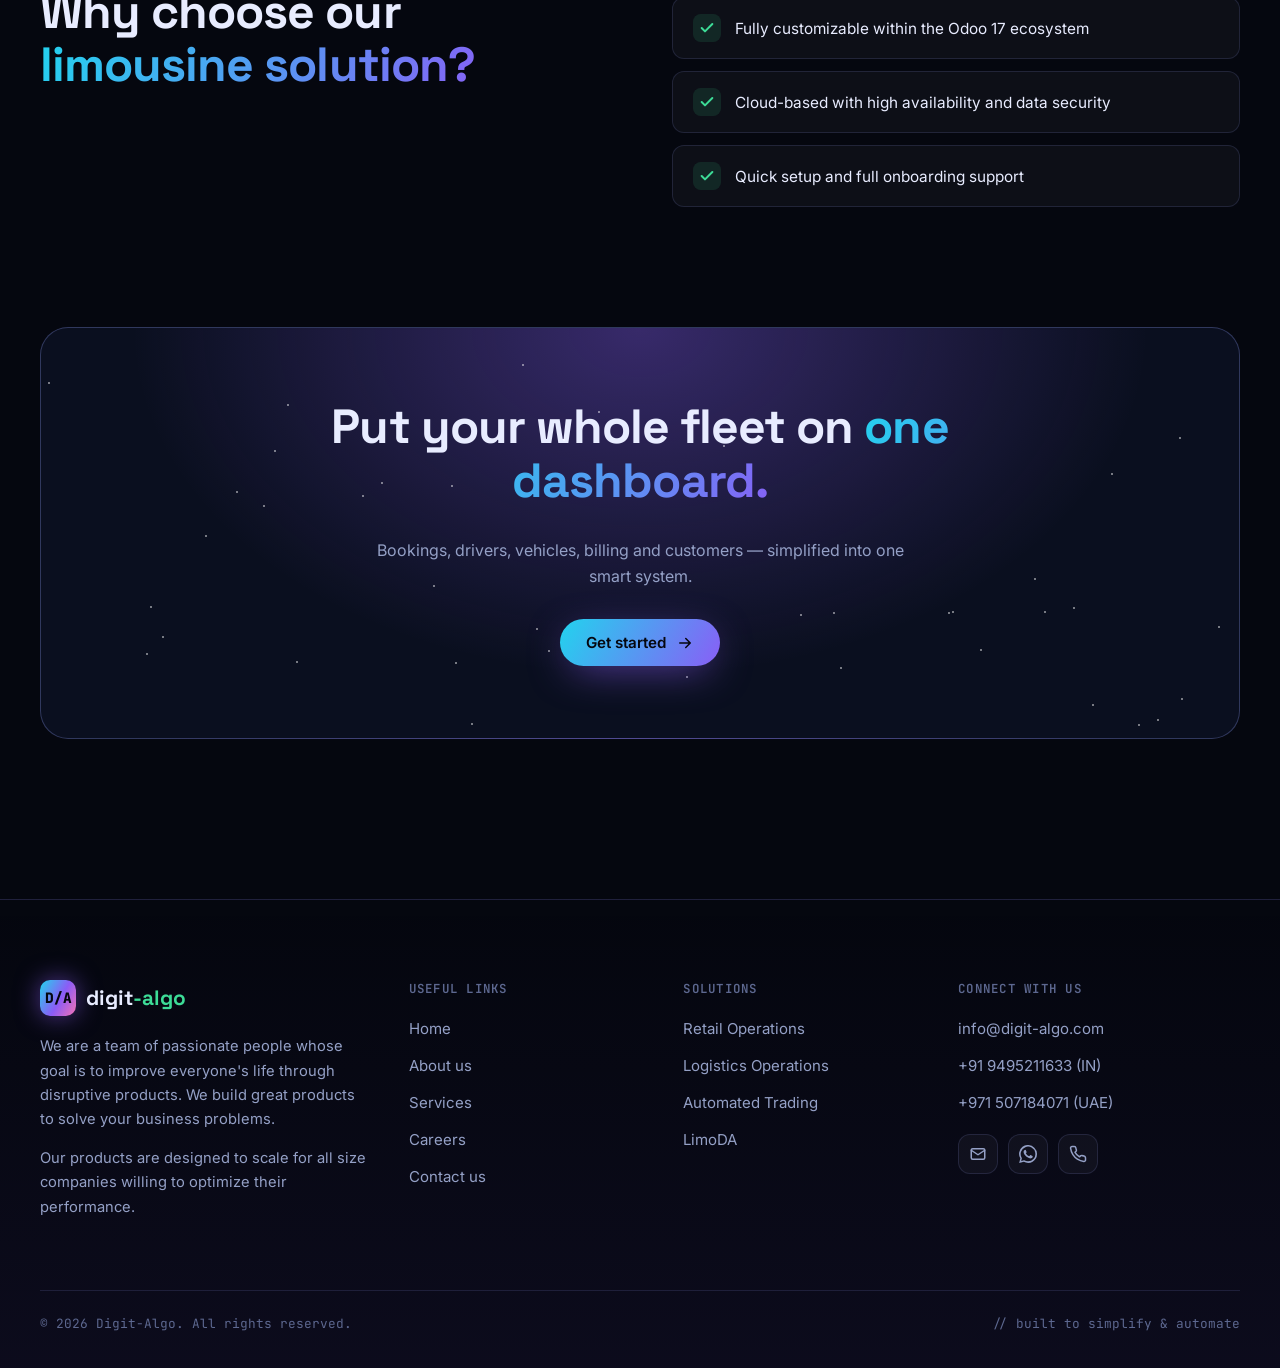
<file: limoda.html>
<!DOCTYPE html>
<html lang="en">
<head>
  <meta charset="UTF-8" />
  <meta name="viewport" content="width=device-width, initial-scale=1" />
  <title>LimoDA — Limousine Business Management on Odoo | Digit-Algo</title>
  <meta name="description" content="LimoDA: an Odoo 17 based limousine management system for bookings, scheduling, billing, fleet, drivers, CRM and analytics." />
  <link rel="icon" href="assets/img/favicon.svg" type="image/svg+xml" />
  <link rel="preconnect" href="https://fonts.googleapis.com" />
  <link rel="preconnect" href="https://fonts.gstatic.com" crossorigin />
  <link href="https://fonts.googleapis.com/css2?family=Inter:wght@400;500;600&family=JetBrains+Mono:wght@400;500;700&family=Space+Grotesk:wght@500;600;700&display=swap" rel="stylesheet" />
  <link rel="stylesheet" href="assets/css/style.css" />
</head>
<body data-page="solutions">
  <div class="bg-fx" aria-hidden="true"><div class="orb o1"></div><div class="orb o2"></div><div class="orb o3"></div></div>
  <div id="site-header"></div>

  <main>
    <section class="page-hero">
      <div class="big-glyph" aria-hidden="true">🚘</div>
      <div class="container">
        <div class="crumbs" data-reveal><a href="index.html">home</a> / <a href="solutions.html">solutions</a> / limoda</div>
        <span class="chip" data-reveal style="margin-top:18px"><span class="dot"></span>Product · Built on Odoo 17</span>
        <h1 data-reveal style="--d:.1s"><span class="grad-text">LimoDA</span> — limousine business management</h1>
        <p class="lead" data-reveal style="--d:.2s">Elevate your limousine business with a powerful, fully integrated solution built on Odoo. Designed specifically for limo service providers, LimoDA automates and centralizes your day-to-day operations — so you can focus on luxury service delivery and client satisfaction.</p>
        <div class="hero-actions" data-reveal style="--d:.3s">
          <a class="btn" href="contact.html?solution=LimoDA">Book a LimoDA demo <svg viewBox="0 0 24 24" fill="none" stroke="currentColor" stroke-width="2" stroke-linecap="round" stroke-linejoin="round"><path d="M5 12h14M13 6l6 6-6 6"/></svg></a>
        </div>
      </div>
    </section>

    <section class="section" style="padding-top:20px">
      <div class="container grid grid-3">
        <div class="card" data-reveal>
          <div class="icon-box">📅</div>
          <h3>Online Booking &amp; Scheduling</h3>
          <p>Let clients book rides through a sleek interface with real-time availability. Automatically assign drivers and vehicles based on route, timing, and preferences.</p>
        </div>
        <div class="card" data-reveal style="--d:.1s">
          <div class="icon-box">💳</div>
          <h3>Billing &amp; Invoicing</h3>
          <p>Generate automated invoices per trip, by hourly rate, or on custom terms. Integrate seamlessly with accounting modules to manage receivables and expenses.</p>
        </div>
        <div class="card" data-reveal style="--d:.2s">
          <div class="icon-box">📊</div>
          <h3>Reports &amp; Analytics</h3>
          <p>Gain insights into ride volume, customer trends, driver performance, and fleet utilization to make informed business decisions.</p>
        </div>
        <div class="card" data-reveal>
          <div class="icon-box">🛞</div>
          <h3>Fleet Management</h3>
          <p>Track vehicle status, availability, maintenance schedules, fuel usage, and more — all from a centralized dashboard.</p>
        </div>
        <div class="card" data-reveal style="--d:.1s">
          <div class="icon-box">🧑‍✈️</div>
          <h3>Driver Management</h3>
          <p>Maintain driver profiles, certifications, schedules, and payroll with ease. GPS integration allows for real-time tracking and reporting.</p>
        </div>
        <div class="card" data-reveal style="--d:.2s">
          <div class="icon-box">🤝</div>
          <h3>Customer Relationship Management</h3>
          <p>Manage leads, corporate accounts, and repeat customers with integrated CRM tools and automated follow-ups.</p>
        </div>
      </div>
    </section>

    <section class="section" style="padding-top:0">
      <div class="container split">
        <div data-reveal>
          <span class="chip">Why LimoDA</span>
          <h2 style="margin-top:18px">Why choose our <span class="grad-text">limousine solution?</span></h2>
        </div>
        <div class="benefits">
          <div class="benefit" data-reveal><span class="tick"><svg viewBox="0 0 24 24" fill="none" stroke="currentColor" stroke-width="3" stroke-linecap="round" stroke-linejoin="round"><path d="M20 6 9 17l-5-5"/></svg></span><span>Tailored to the unique needs of luxury transport providers</span></div>
          <div class="benefit" data-reveal style="--d:.05s"><span class="tick"><svg viewBox="0 0 24 24" fill="none" stroke="currentColor" stroke-width="3" stroke-linecap="round" stroke-linejoin="round"><path d="M20 6 9 17l-5-5"/></svg></span><span>Scalable for both small operations and large fleets</span></div>
          <div class="benefit" data-reveal style="--d:.1s"><span class="tick"><svg viewBox="0 0 24 24" fill="none" stroke="currentColor" stroke-width="3" stroke-linecap="round" stroke-linejoin="round"><path d="M20 6 9 17l-5-5"/></svg></span><span>Fully customizable within the Odoo 17 ecosystem</span></div>
          <div class="benefit" data-reveal style="--d:.15s"><span class="tick"><svg viewBox="0 0 24 24" fill="none" stroke="currentColor" stroke-width="3" stroke-linecap="round" stroke-linejoin="round"><path d="M20 6 9 17l-5-5"/></svg></span><span>Cloud-based with high availability and data security</span></div>
          <div class="benefit" data-reveal style="--d:.2s"><span class="tick"><svg viewBox="0 0 24 24" fill="none" stroke="currentColor" stroke-width="3" stroke-linecap="round" stroke-linejoin="round"><path d="M20 6 9 17l-5-5"/></svg></span><span>Quick setup and full onboarding support</span></div>
        </div>
      </div>
    </section>

    <section class="section" style="padding-top:0">
      <div class="container">
        <div class="cta-band" data-reveal>
          <div class="stars"></div>
          <h2>Put your whole fleet on <span class="grad-text">one dashboard.</span></h2>
          <p>Bookings, drivers, vehicles, billing and customers — simplified into one smart system.</p>
          <a class="btn" href="contact.html?solution=LimoDA">Get started <svg viewBox="0 0 24 24" fill="none" stroke="currentColor" stroke-width="2" stroke-linecap="round" stroke-linejoin="round"><path d="M5 12h14M13 6l6 6-6 6"/></svg></a>
        </div>
      </div>
    </section>
  </main>

  <div id="site-footer"></div>
  <script src="assets/js/main.js"></script>
</body>
</html>
</file>
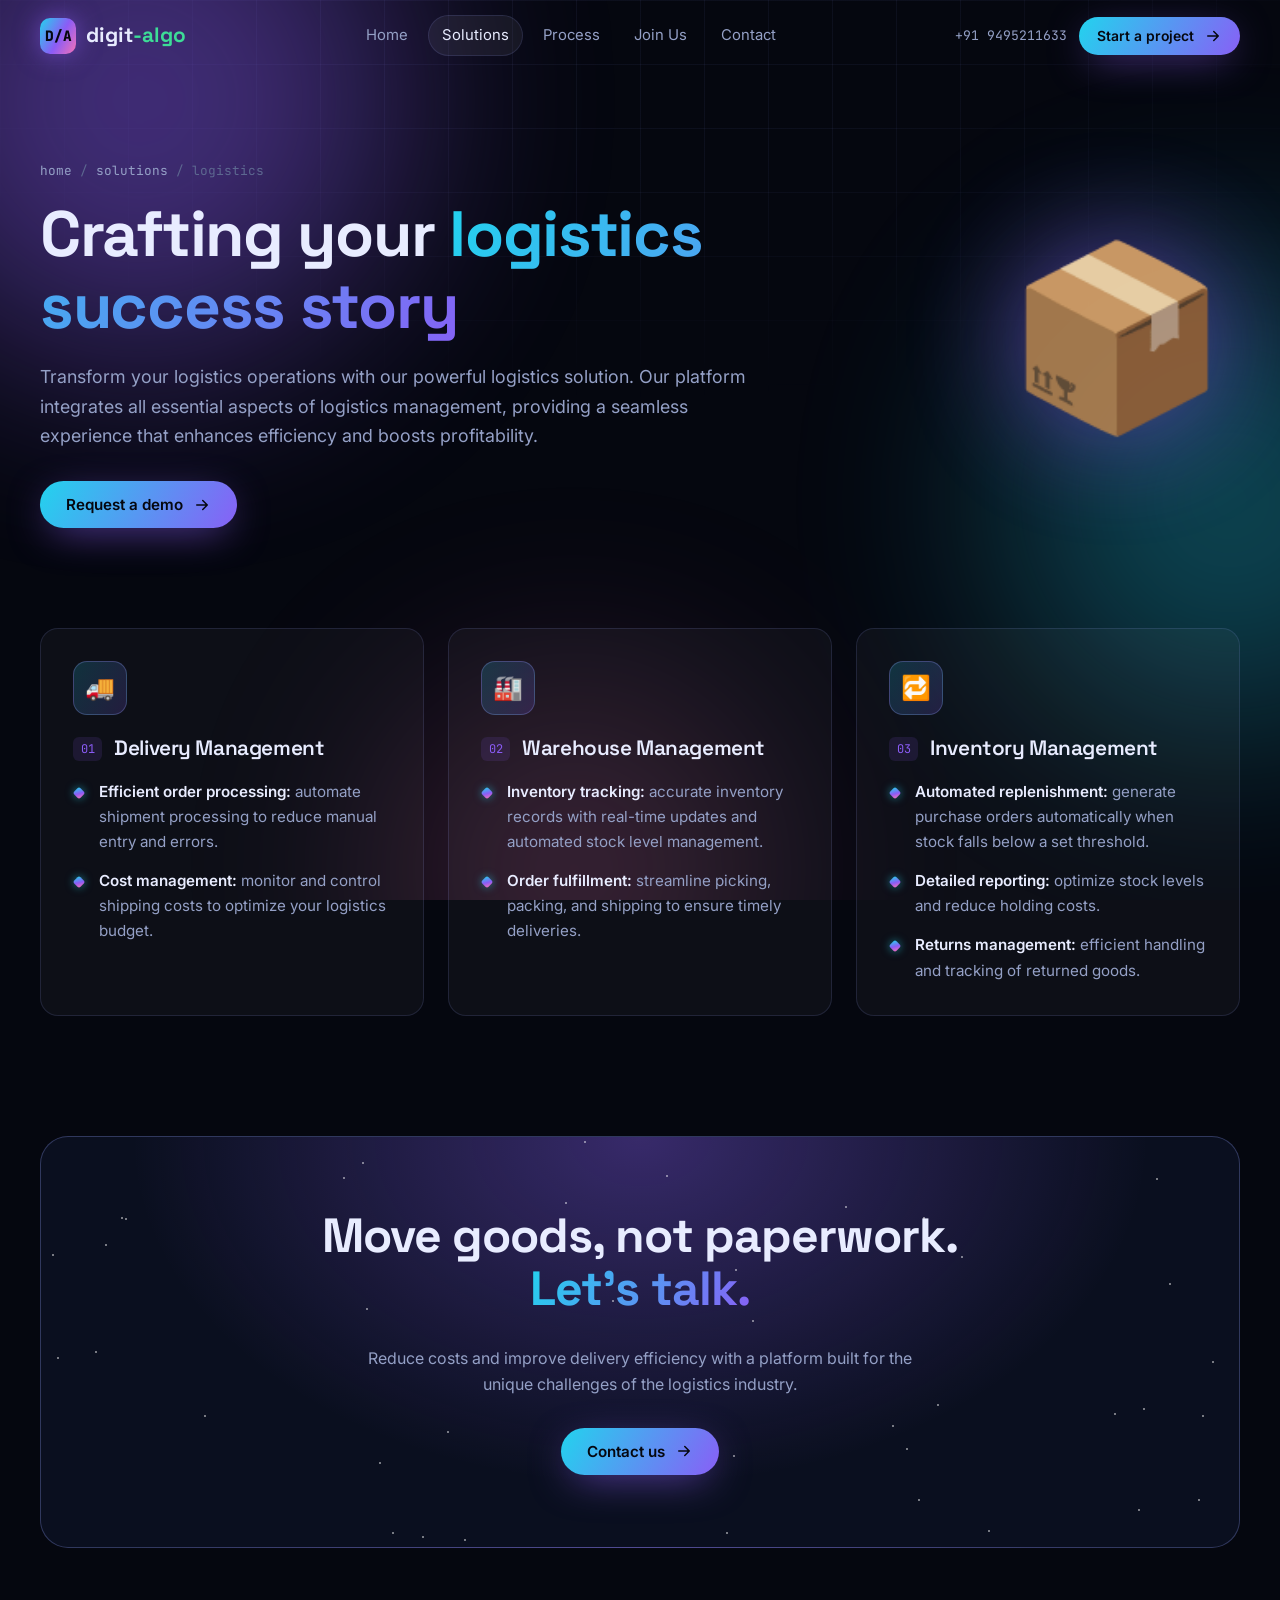
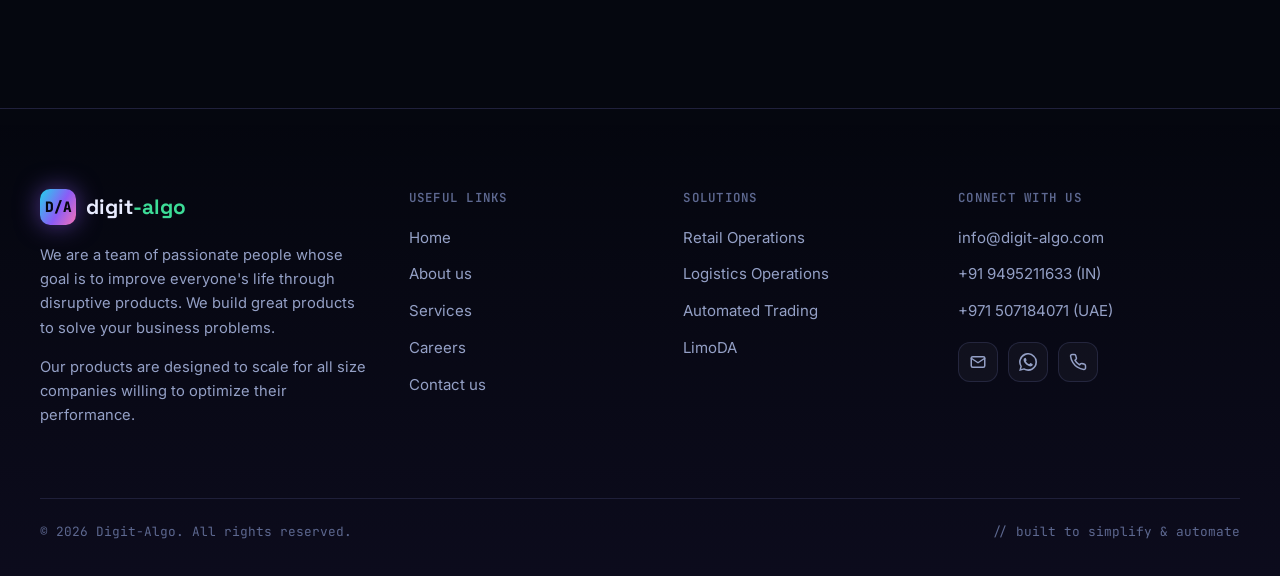
<file: logistics.html>
<!DOCTYPE html>
<html lang="en">
<head>
  <meta charset="UTF-8" />
  <meta name="viewport" content="width=device-width, initial-scale=1" />
  <title>Logistics Operations Solution — Digit-Algo</title>
  <meta name="description" content="All-in-one logistics platform: delivery management, warehouse management and automated inventory replenishment." />
  <link rel="icon" href="assets/img/favicon.svg" type="image/svg+xml" />
  <link rel="preconnect" href="https://fonts.googleapis.com" />
  <link rel="preconnect" href="https://fonts.gstatic.com" crossorigin />
  <link href="https://fonts.googleapis.com/css2?family=Inter:wght@400;500;600&family=JetBrains+Mono:wght@400;500;700&family=Space+Grotesk:wght@500;600;700&display=swap" rel="stylesheet" />
  <link rel="stylesheet" href="assets/css/style.css" />
</head>
<body data-page="solutions">
  <div class="bg-fx" aria-hidden="true"><div class="orb o1"></div><div class="orb o2"></div><div class="orb o3"></div></div>
  <div id="site-header"></div>

  <main>
    <section class="page-hero">
      <div class="big-glyph" aria-hidden="true">📦</div>
      <div class="container">
        <div class="crumbs" data-reveal><a href="index.html">home</a> / <a href="solutions.html">solutions</a> / logistics</div>
        <h1 data-reveal style="--d:.1s">Crafting your <span class="grad-text">logistics success story</span></h1>
        <p class="lead" data-reveal style="--d:.2s">Transform your logistics operations with our powerful logistics solution. Our platform integrates all essential aspects of logistics management, providing a seamless experience that enhances efficiency and boosts profitability.</p>
        <div class="hero-actions" data-reveal style="--d:.3s">
          <a class="btn" href="contact.html?solution=Logistics%20Operations">Request a demo <svg viewBox="0 0 24 24" fill="none" stroke="currentColor" stroke-width="2" stroke-linecap="round" stroke-linejoin="round"><path d="M5 12h14M13 6l6 6-6 6"/></svg></a>
        </div>
      </div>
    </section>

    <section class="section" style="padding-top:20px">
      <div class="container">
        <div class="grid grid-3">
          <div class="card module" data-reveal>
            <div class="icon-box">🚚</div>
            <h3><span class="num">01</span>Delivery Management</h3>
            <ul class="feature-list">
              <li><strong>Efficient order processing:</strong> automate shipment processing to reduce manual entry and errors.</li>
              <li><strong>Cost management:</strong> monitor and control shipping costs to optimize your logistics budget.</li>
            </ul>
          </div>
          <div class="card module" data-reveal style="--d:.1s">
            <div class="icon-box">🏭</div>
            <h3><span class="num">02</span>Warehouse Management</h3>
            <ul class="feature-list">
              <li><strong>Inventory tracking:</strong> accurate inventory records with real-time updates and automated stock level management.</li>
              <li><strong>Order fulfillment:</strong> streamline picking, packing, and shipping to ensure timely deliveries.</li>
            </ul>
          </div>
          <div class="card module" data-reveal style="--d:.2s">
            <div class="icon-box">🔁</div>
            <h3><span class="num">03</span>Inventory Management</h3>
            <ul class="feature-list">
              <li><strong>Automated replenishment:</strong> generate purchase orders automatically when stock falls below a set threshold.</li>
              <li><strong>Detailed reporting:</strong> optimize stock levels and reduce holding costs.</li>
              <li><strong>Returns management:</strong> efficient handling and tracking of returned goods.</li>
            </ul>
          </div>
        </div>
      </div>
    </section>

    <section class="section" style="padding-top:0">
      <div class="container">
        <div class="cta-band" data-reveal>
          <div class="stars"></div>
          <h2>Move goods, not paperwork. <span class="grad-text">Let's talk.</span></h2>
          <p>Reduce costs and improve delivery efficiency with a platform built for the unique challenges of the logistics industry.</p>
          <a class="btn" href="contact.html?solution=Logistics%20Operations">Contact us <svg viewBox="0 0 24 24" fill="none" stroke="currentColor" stroke-width="2" stroke-linecap="round" stroke-linejoin="round"><path d="M5 12h14M13 6l6 6-6 6"/></svg></a>
        </div>
      </div>
    </section>
  </main>

  <div id="site-footer"></div>
  <script src="assets/js/main.js"></script>
</body>
</html>
</file>
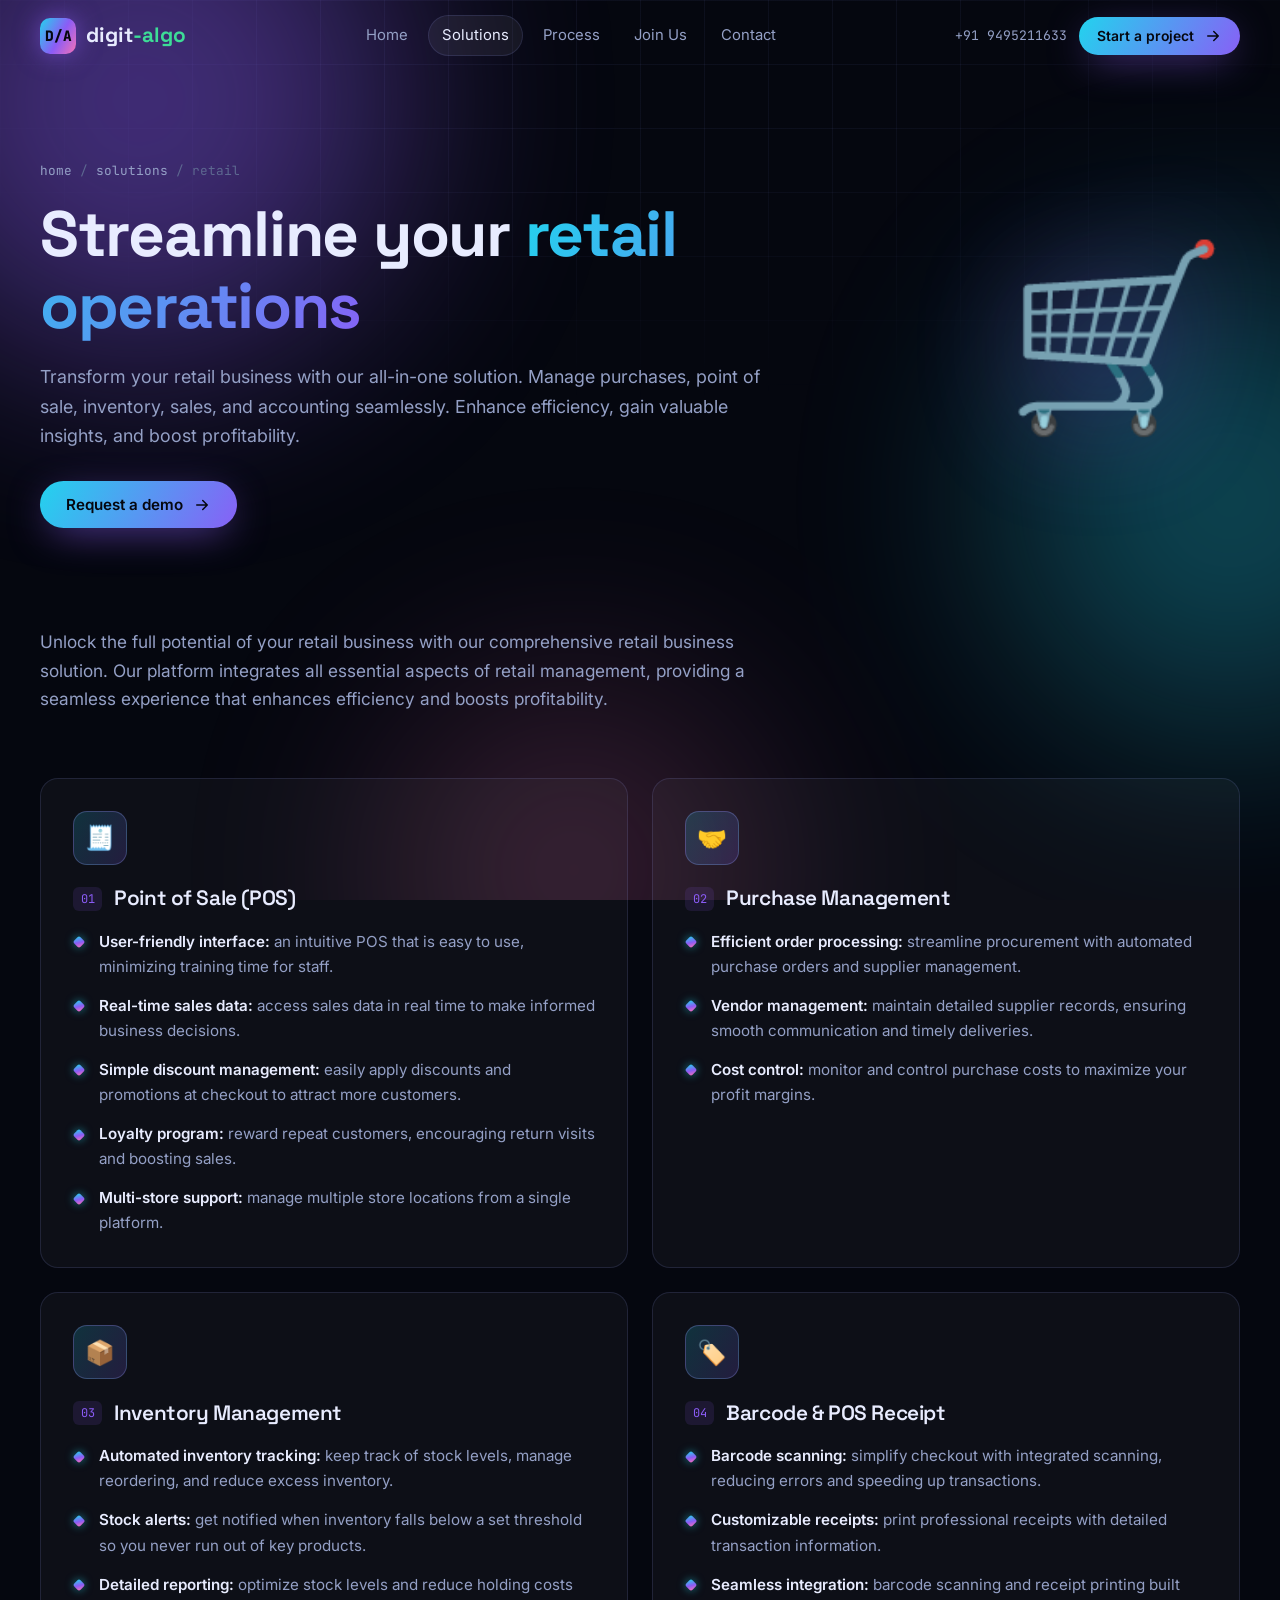
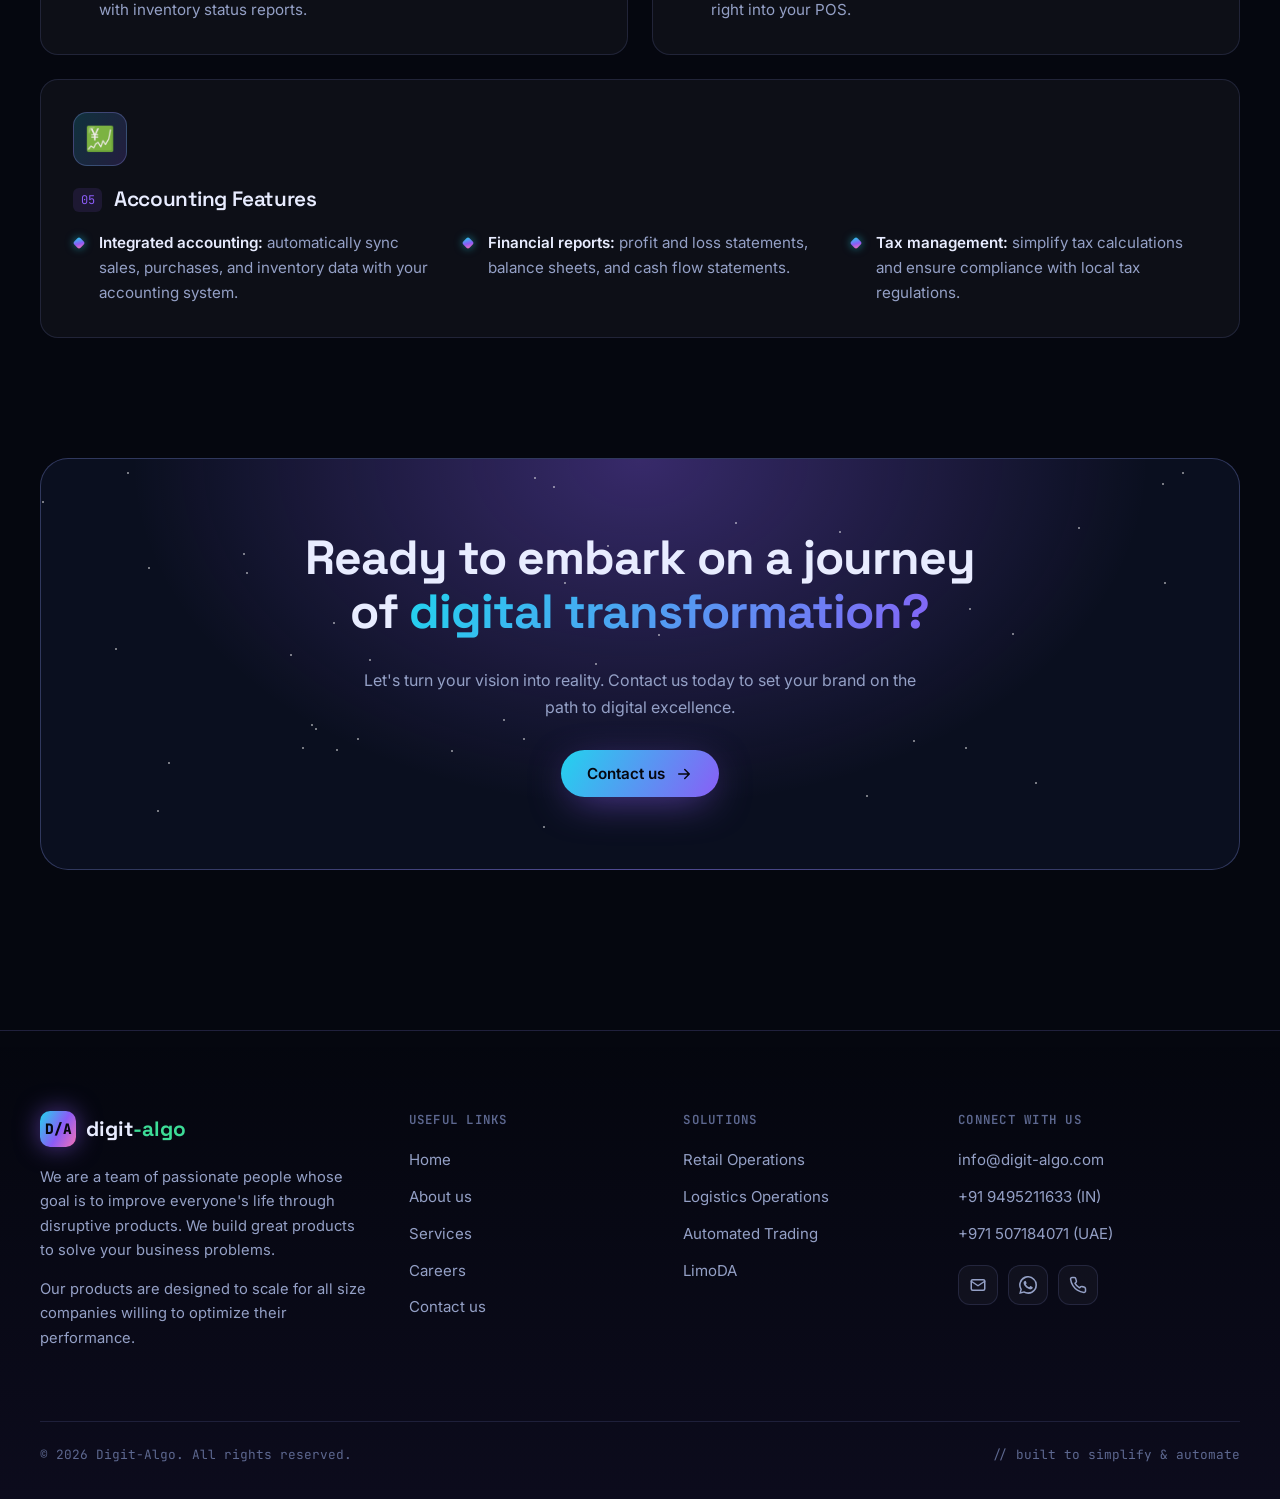
<file: retail.html>
<!DOCTYPE html>
<html lang="en">
<head>
  <meta charset="UTF-8" />
  <meta name="viewport" content="width=device-width, initial-scale=1" />
  <title>Retail Operations Solution — Digit-Algo</title>
  <meta name="description" content="All-in-one retail platform: point of sale, purchase, inventory, barcode and receipts, and integrated accounting." />
  <link rel="icon" href="assets/img/favicon.svg" type="image/svg+xml" />
  <link rel="preconnect" href="https://fonts.googleapis.com" />
  <link rel="preconnect" href="https://fonts.gstatic.com" crossorigin />
  <link href="https://fonts.googleapis.com/css2?family=Inter:wght@400;500;600&family=JetBrains+Mono:wght@400;500;700&family=Space+Grotesk:wght@500;600;700&display=swap" rel="stylesheet" />
  <link rel="stylesheet" href="assets/css/style.css" />
</head>
<body data-page="solutions">
  <div class="bg-fx" aria-hidden="true"><div class="orb o1"></div><div class="orb o2"></div><div class="orb o3"></div></div>
  <div id="site-header"></div>

  <main>
    <section class="page-hero">
      <div class="big-glyph" aria-hidden="true">🛒</div>
      <div class="container">
        <div class="crumbs" data-reveal><a href="index.html">home</a> / <a href="solutions.html">solutions</a> / retail</div>
        <h1 data-reveal style="--d:.1s">Streamline your <span class="grad-text">retail operations</span></h1>
        <p class="lead" data-reveal style="--d:.2s">Transform your retail business with our all-in-one solution. Manage purchases, point of sale, inventory, sales, and accounting seamlessly. Enhance efficiency, gain valuable insights, and boost profitability.</p>
        <div class="hero-actions" data-reveal style="--d:.3s">
          <a class="btn" href="contact.html?solution=Retail%20Operations">Request a demo <svg viewBox="0 0 24 24" fill="none" stroke="currentColor" stroke-width="2" stroke-linecap="round" stroke-linejoin="round"><path d="M5 12h14M13 6l6 6-6 6"/></svg></a>
        </div>
      </div>
    </section>

    <section class="section" style="padding-top:20px">
      <div class="container">
        <div class="section-head" data-reveal>
          <p>Unlock the full potential of your retail business with our comprehensive retail business solution. Our platform integrates all essential aspects of retail management, providing a seamless experience that enhances efficiency and boosts profitability.</p>
        </div>
        <div class="modules">
          <div class="card module" data-reveal>
            <div class="icon-box">🧾</div>
            <h3><span class="num">01</span>Point of Sale (POS)</h3>
            <ul class="feature-list">
              <li><strong>User-friendly interface:</strong> an intuitive POS that is easy to use, minimizing training time for staff.</li>
              <li><strong>Real-time sales data:</strong> access sales data in real time to make informed business decisions.</li>
              <li><strong>Simple discount management:</strong> easily apply discounts and promotions at checkout to attract more customers.</li>
              <li><strong>Loyalty program:</strong> reward repeat customers, encouraging return visits and boosting sales.</li>
              <li><strong>Multi-store support:</strong> manage multiple store locations from a single platform.</li>
            </ul>
          </div>
          <div class="card module" data-reveal style="--d:.1s">
            <div class="icon-box">🤝</div>
            <h3><span class="num">02</span>Purchase Management</h3>
            <ul class="feature-list">
              <li><strong>Efficient order processing:</strong> streamline procurement with automated purchase orders and supplier management.</li>
              <li><strong>Vendor management:</strong> maintain detailed supplier records, ensuring smooth communication and timely deliveries.</li>
              <li><strong>Cost control:</strong> monitor and control purchase costs to maximize your profit margins.</li>
            </ul>
          </div>
          <div class="card module" data-reveal>
            <div class="icon-box">📦</div>
            <h3><span class="num">03</span>Inventory Management</h3>
            <ul class="feature-list">
              <li><strong>Automated inventory tracking:</strong> keep track of stock levels, manage reordering, and reduce excess inventory.</li>
              <li><strong>Stock alerts:</strong> get notified when inventory falls below a set threshold so you never run out of key products.</li>
              <li><strong>Detailed reporting:</strong> optimize stock levels and reduce holding costs with inventory status reports.</li>
            </ul>
          </div>
          <div class="card module" data-reveal style="--d:.1s">
            <div class="icon-box">🏷️</div>
            <h3><span class="num">04</span>Barcode &amp; POS Receipt</h3>
            <ul class="feature-list">
              <li><strong>Barcode scanning:</strong> simplify checkout with integrated scanning, reducing errors and speeding up transactions.</li>
              <li><strong>Customizable receipts:</strong> print professional receipts with detailed transaction information.</li>
              <li><strong>Seamless integration:</strong> barcode scanning and receipt printing built right into your POS.</li>
            </ul>
          </div>
          <div class="card module" data-reveal style="grid-column:1/-1">
            <div class="icon-box">💹</div>
            <h3><span class="num">05</span>Accounting Features</h3>
            <ul class="feature-list" style="grid-template-columns:repeat(auto-fit,minmax(260px,1fr));column-gap:32px">
              <li><strong>Integrated accounting:</strong> automatically sync sales, purchases, and inventory data with your accounting system.</li>
              <li><strong>Financial reports:</strong> profit and loss statements, balance sheets, and cash flow statements.</li>
              <li><strong>Tax management:</strong> simplify tax calculations and ensure compliance with local tax regulations.</li>
            </ul>
          </div>
        </div>
      </div>
    </section>

    <section class="section" style="padding-top:0">
      <div class="container">
        <div class="cta-band" data-reveal>
          <div class="stars"></div>
          <h2>Ready to embark on a journey of <span class="grad-text">digital transformation?</span></h2>
          <p>Let's turn your vision into reality. Contact us today to set your brand on the path to digital excellence.</p>
          <a class="btn" href="contact.html?solution=Retail%20Operations">Contact us <svg viewBox="0 0 24 24" fill="none" stroke="currentColor" stroke-width="2" stroke-linecap="round" stroke-linejoin="round"><path d="M5 12h14M13 6l6 6-6 6"/></svg></a>
        </div>
      </div>
    </section>
  </main>

  <div id="site-footer"></div>
  <script src="assets/js/main.js"></script>
</body>
</html>
</file>
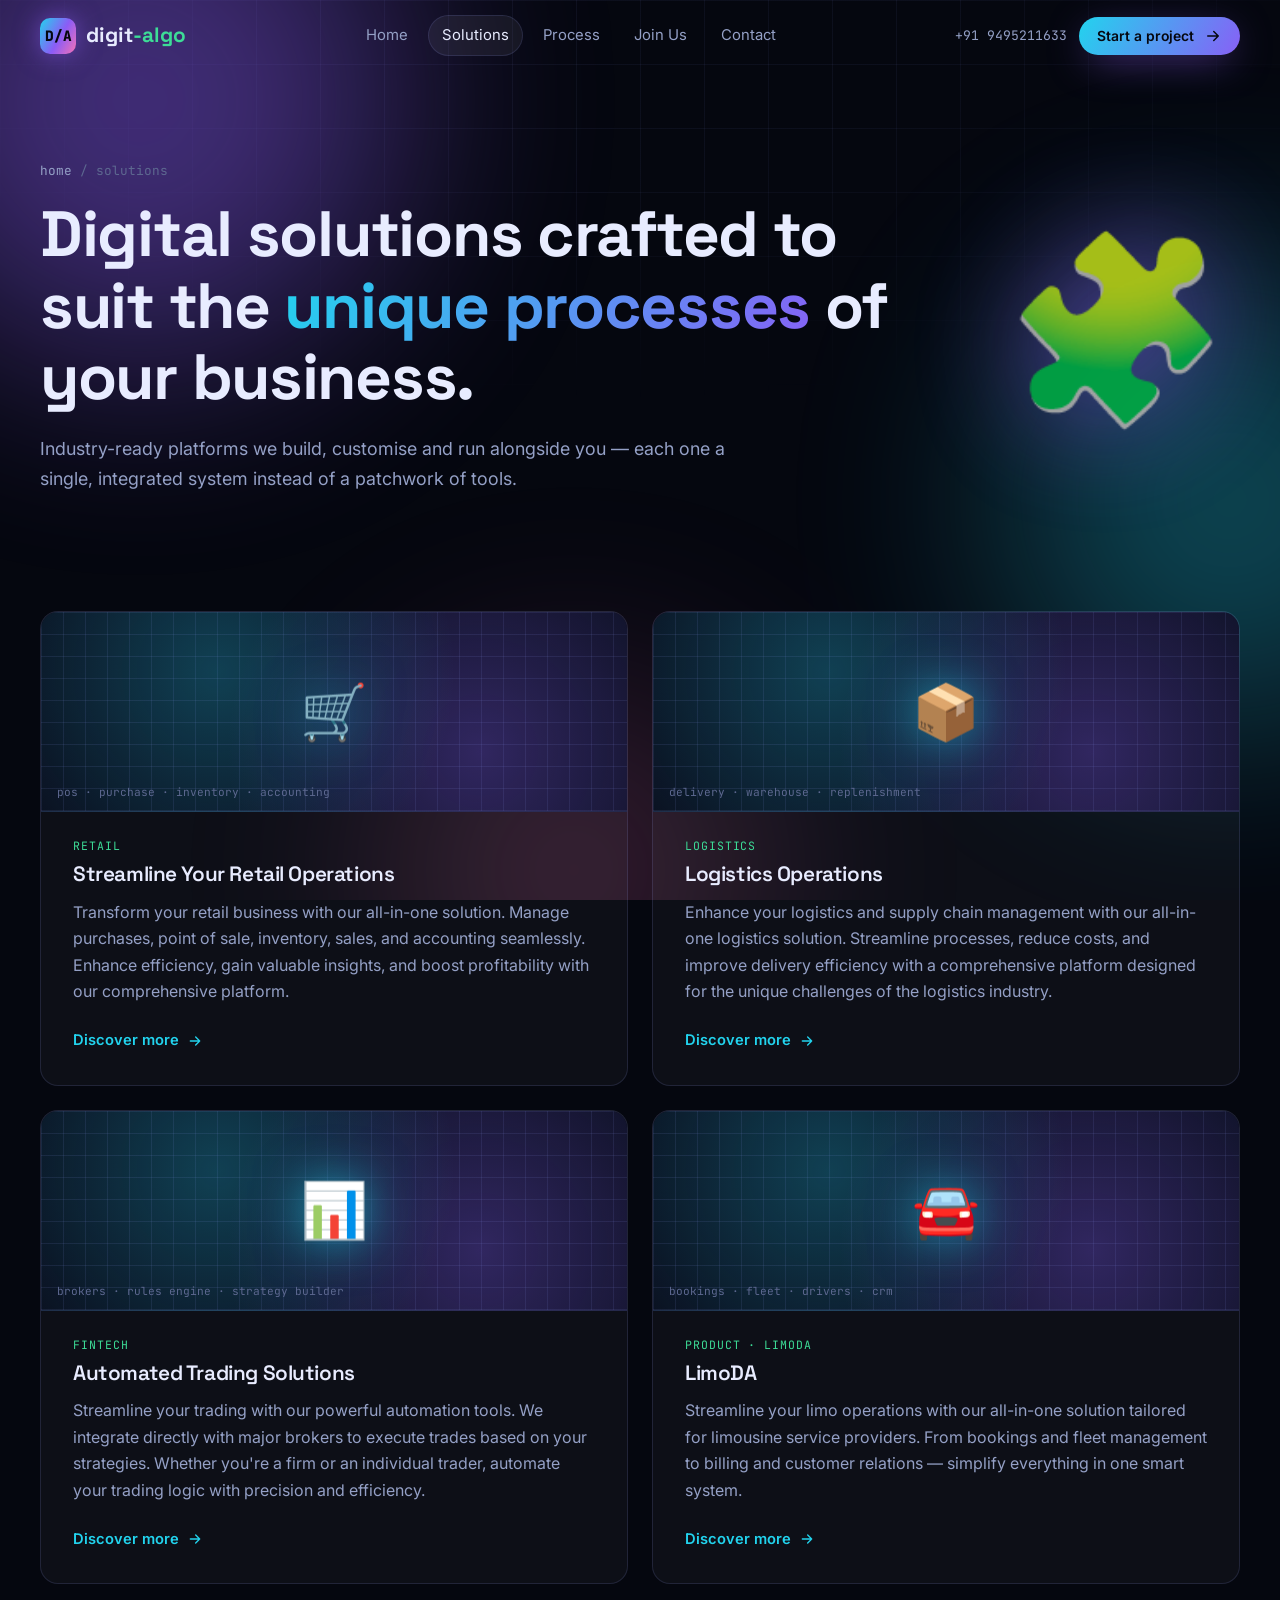
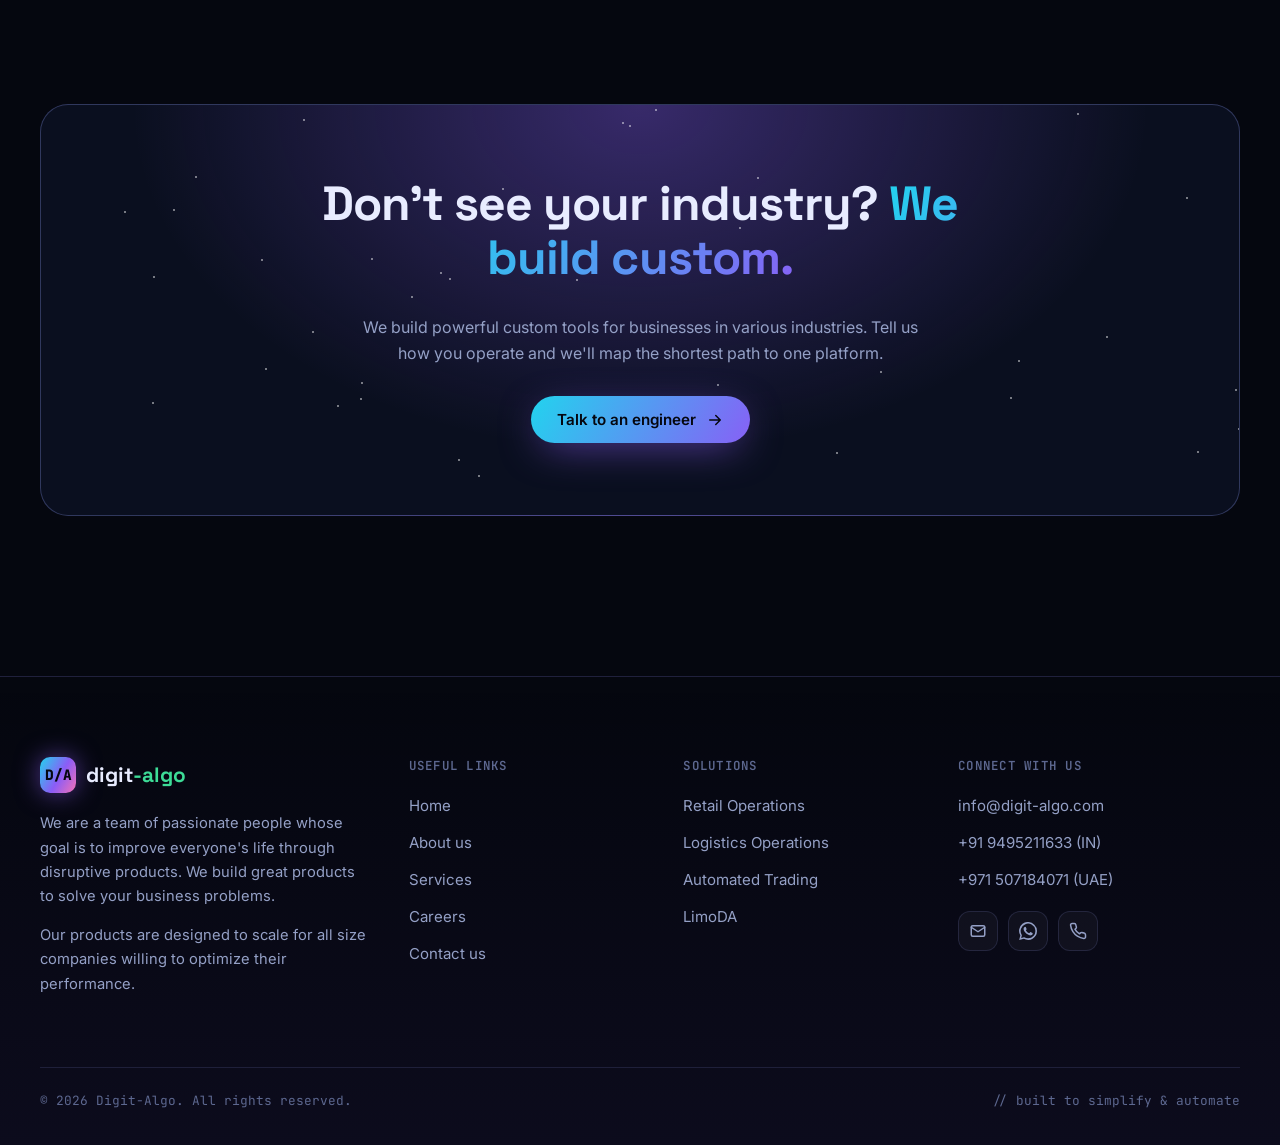
<file: solutions.html>
<!DOCTYPE html>
<html lang="en">
<head>
  <meta charset="UTF-8" />
  <meta name="viewport" content="width=device-width, initial-scale=1" />
  <title>Solutions — Digit-Algo</title>
  <meta name="description" content="Digital solutions crafted to suit the unique processes of your business: retail, logistics, automated trading and LimoDA for limousine providers." />
  <link rel="icon" href="assets/img/favicon.svg" type="image/svg+xml" />
  <link rel="preconnect" href="https://fonts.googleapis.com" />
  <link rel="preconnect" href="https://fonts.gstatic.com" crossorigin />
  <link href="https://fonts.googleapis.com/css2?family=Inter:wght@400;500;600&family=JetBrains+Mono:wght@400;500;700&family=Space+Grotesk:wght@500;600;700&display=swap" rel="stylesheet" />
  <link rel="stylesheet" href="assets/css/style.css" />
</head>
<body data-page="solutions">
  <div class="bg-fx" aria-hidden="true"><div class="orb o1"></div><div class="orb o2"></div><div class="orb o3"></div></div>
  <div id="site-header"></div>

  <main>
    <section class="page-hero">
      <div class="big-glyph" aria-hidden="true">🧩</div>
      <div class="container">
        <div class="crumbs" data-reveal><a href="index.html">home</a> / solutions</div>
        <h1 data-reveal style="--d:.1s">Digital solutions crafted to suit the <span class="grad-text">unique processes</span> of your business.</h1>
        <p class="lead" data-reveal style="--d:.2s">Industry-ready platforms we build, customise and run alongside you — each one a single, integrated system instead of a patchwork of tools.</p>
      </div>
    </section>

    <section class="section" style="padding-top:20px">
      <div class="container grid grid-2">
        <a class="card solution-card" href="retail.html" data-reveal>
          <div class="solution-visual" style="height:200px"><div class="glyph">🛒</div><div class="code-bits">pos · purchase · inventory · accounting</div></div>
          <span class="tag">Retail</span>
          <h3>Streamline Your Retail Operations</h3>
          <p>Transform your retail business with our all-in-one solution. Manage purchases, point of sale, inventory, sales, and accounting seamlessly. Enhance efficiency, gain valuable insights, and boost profitability with our comprehensive platform.</p>
          <span class="link-arrow">Discover more <svg viewBox="0 0 24 24" fill="none" stroke="currentColor" stroke-width="2" stroke-linecap="round" stroke-linejoin="round"><path d="M5 12h14M13 6l6 6-6 6"/></svg></span>
        </a>
        <a class="card solution-card" href="logistics.html" data-reveal style="--d:.1s">
          <div class="solution-visual" style="height:200px"><div class="glyph">📦</div><div class="code-bits">delivery · warehouse · replenishment</div></div>
          <span class="tag">Logistics</span>
          <h3>Logistics Operations</h3>
          <p>Enhance your logistics and supply chain management with our all-in-one logistics solution. Streamline processes, reduce costs, and improve delivery efficiency with a comprehensive platform designed for the unique challenges of the logistics industry.</p>
          <span class="link-arrow">Discover more <svg viewBox="0 0 24 24" fill="none" stroke="currentColor" stroke-width="2" stroke-linecap="round" stroke-linejoin="round"><path d="M5 12h14M13 6l6 6-6 6"/></svg></span>
        </a>
        <a class="card solution-card" href="trading.html" data-reveal>
          <div class="solution-visual" style="height:200px"><div class="glyph">📊</div><div class="code-bits">brokers · rules engine · strategy builder</div></div>
          <span class="tag">Fintech</span>
          <h3>Automated Trading Solutions</h3>
          <p>Streamline your trading with our powerful automation tools. We integrate directly with major brokers to execute trades based on your strategies. Whether you're a firm or an individual trader, automate your trading logic with precision and efficiency.</p>
          <span class="link-arrow">Discover more <svg viewBox="0 0 24 24" fill="none" stroke="currentColor" stroke-width="2" stroke-linecap="round" stroke-linejoin="round"><path d="M5 12h14M13 6l6 6-6 6"/></svg></span>
        </a>
        <a class="card solution-card" href="limoda.html" data-reveal style="--d:.1s">
          <div class="solution-visual" style="height:200px"><div class="glyph">🚘</div><div class="code-bits">bookings · fleet · drivers · crm</div></div>
          <span class="tag">Product · LimoDA</span>
          <h3>LimoDA</h3>
          <p>Streamline your limo operations with our all-in-one solution tailored for limousine service providers. From bookings and fleet management to billing and customer relations — simplify everything in one smart system.</p>
          <span class="link-arrow">Discover more <svg viewBox="0 0 24 24" fill="none" stroke="currentColor" stroke-width="2" stroke-linecap="round" stroke-linejoin="round"><path d="M5 12h14M13 6l6 6-6 6"/></svg></span>
        </a>
      </div>
    </section>

    <section class="section" style="padding-top:0">
      <div class="container">
        <div class="cta-band" data-reveal>
          <div class="stars"></div>
          <h2>Don't see your industry? <span class="grad-text">We build custom.</span></h2>
          <p>We build powerful custom tools for businesses in various industries. Tell us how you operate and we'll map the shortest path to one platform.</p>
          <a class="btn" href="contact.html">Talk to an engineer <svg viewBox="0 0 24 24" fill="none" stroke="currentColor" stroke-width="2" stroke-linecap="round" stroke-linejoin="round"><path d="M5 12h14M13 6l6 6-6 6"/></svg></a>
        </div>
      </div>
    </section>
  </main>

  <div id="site-footer"></div>
  <script src="assets/js/main.js"></script>
</body>
</html>
</file>
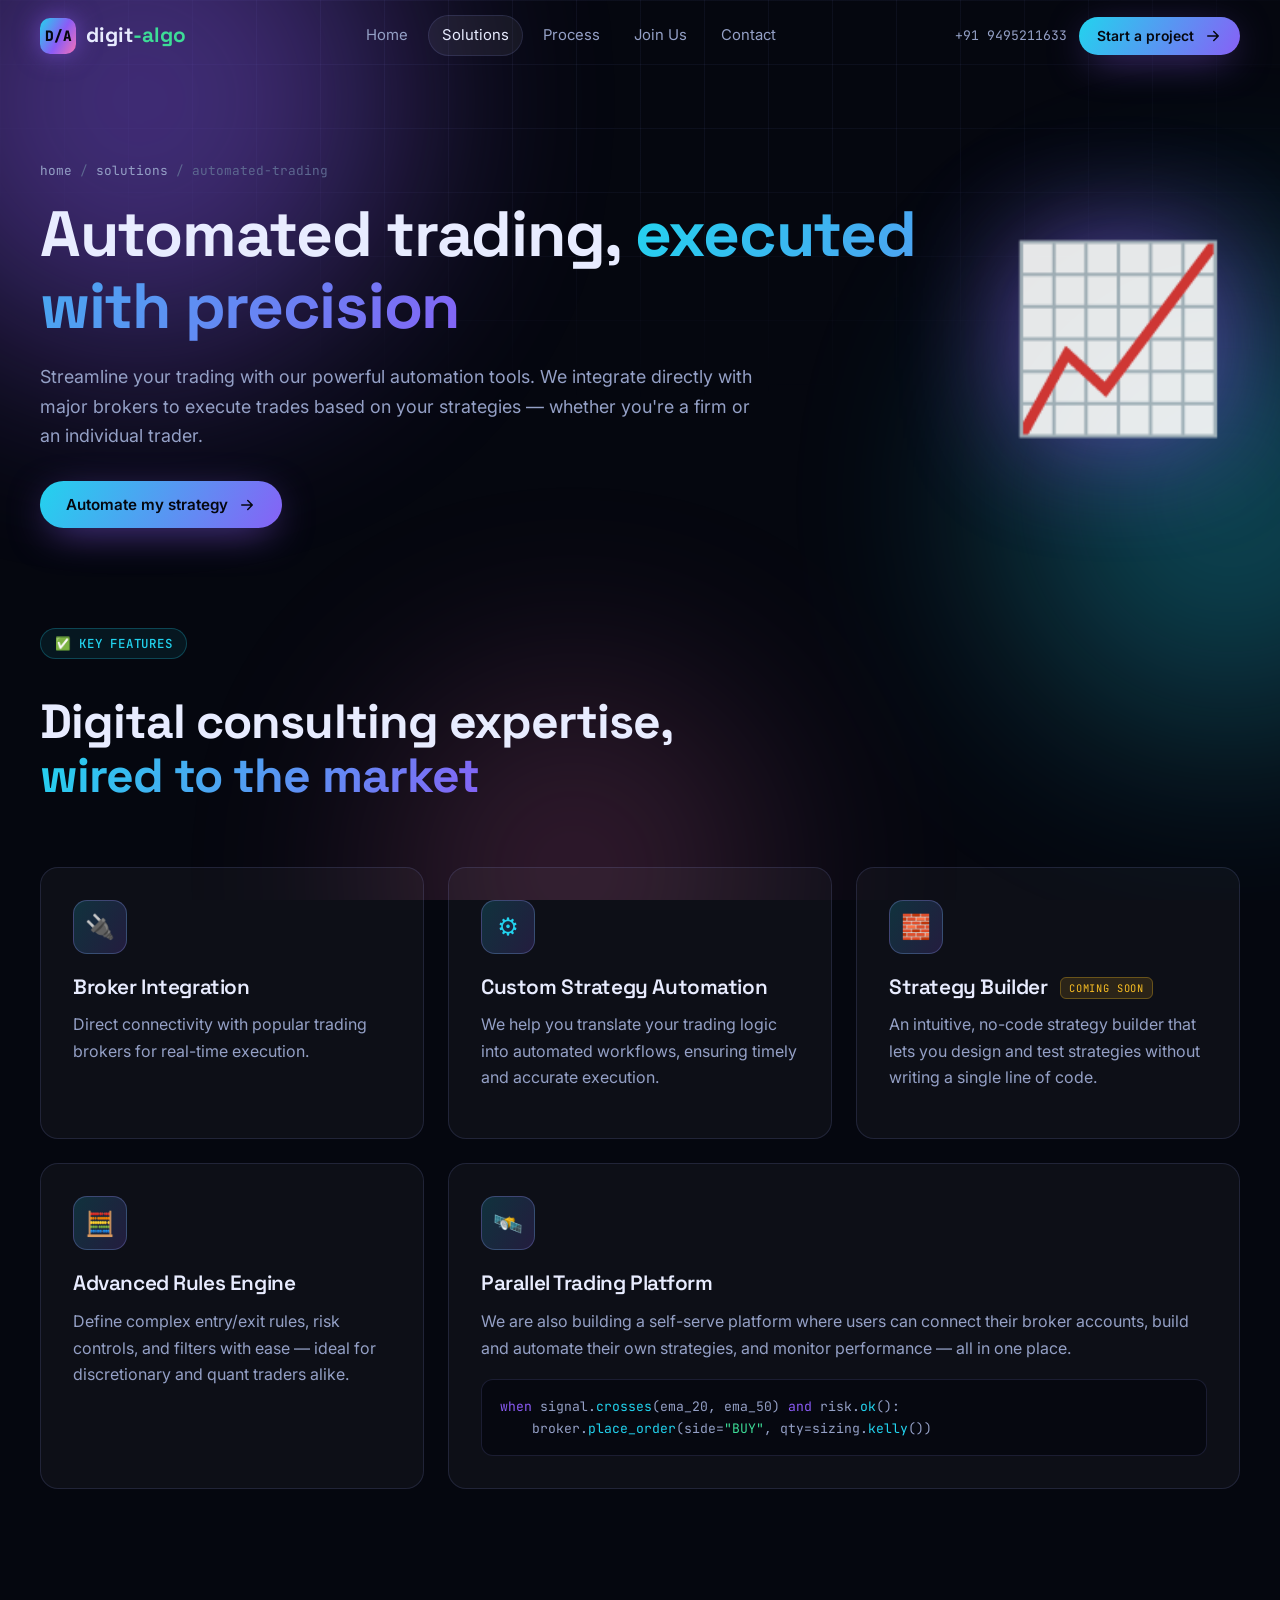
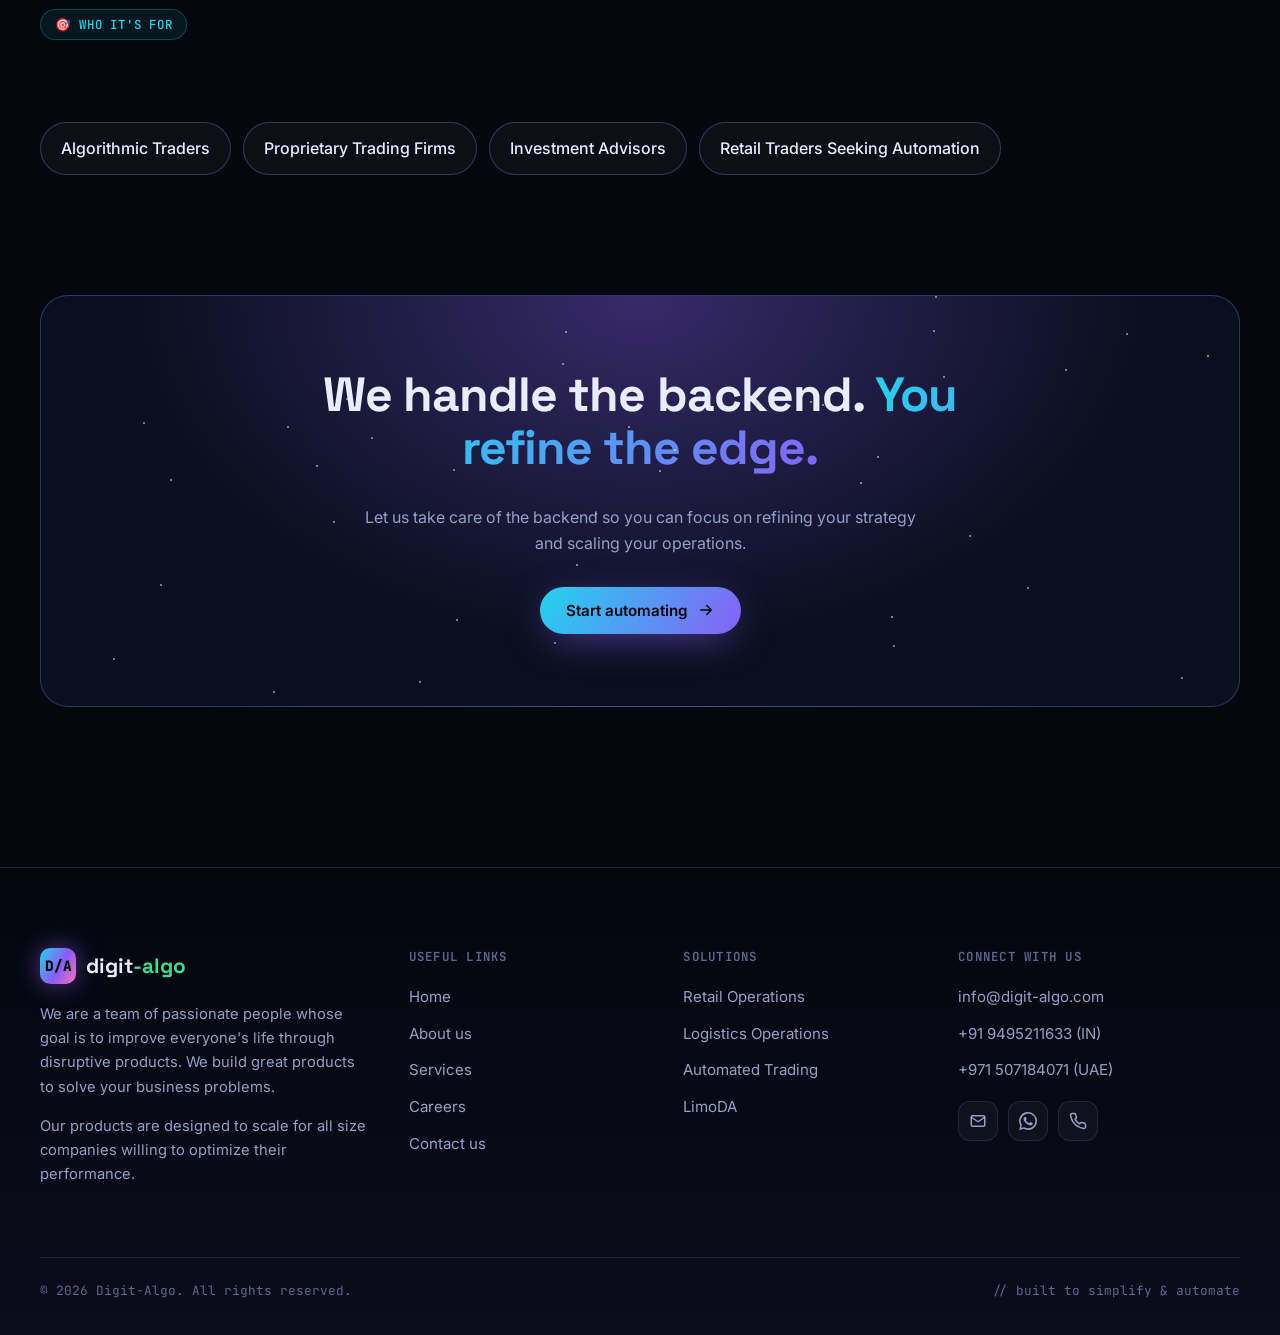
<file: trading.html>
<!DOCTYPE html>
<html lang="en">
<head>
  <meta charset="UTF-8" />
  <meta name="viewport" content="width=device-width, initial-scale=1" />
  <title>Automated Trading Solutions — Digit-Algo</title>
  <meta name="description" content="Broker integration, custom strategy automation, an advanced rules engine and a no-code strategy builder for algorithmic and retail traders." />
  <link rel="icon" href="assets/img/favicon.svg" type="image/svg+xml" />
  <link rel="preconnect" href="https://fonts.googleapis.com" />
  <link rel="preconnect" href="https://fonts.gstatic.com" crossorigin />
  <link href="https://fonts.googleapis.com/css2?family=Inter:wght@400;500;600&family=JetBrains+Mono:wght@400;500;700&family=Space+Grotesk:wght@500;600;700&display=swap" rel="stylesheet" />
  <link rel="stylesheet" href="assets/css/style.css" />
</head>
<body data-page="solutions">
  <div class="bg-fx" aria-hidden="true"><div class="orb o1"></div><div class="orb o2"></div><div class="orb o3"></div></div>
  <div id="site-header"></div>

  <main>
    <section class="page-hero">
      <div class="big-glyph" aria-hidden="true">📈</div>
      <div class="container">
        <div class="crumbs" data-reveal><a href="index.html">home</a> / <a href="solutions.html">solutions</a> / automated-trading</div>
        <h1 data-reveal style="--d:.1s">Automated trading, <span class="grad-text">executed with precision</span></h1>
        <p class="lead" data-reveal style="--d:.2s">Streamline your trading with our powerful automation tools. We integrate directly with major brokers to execute trades based on your strategies — whether you're a firm or an individual trader.</p>
        <div class="hero-actions" data-reveal style="--d:.3s">
          <a class="btn" href="contact.html?solution=Automated%20Trading">Automate my strategy <svg viewBox="0 0 24 24" fill="none" stroke="currentColor" stroke-width="2" stroke-linecap="round" stroke-linejoin="round"><path d="M5 12h14M13 6l6 6-6 6"/></svg></a>
        </div>
      </div>
    </section>

    <section class="section" style="padding-top:20px">
      <div class="container">
        <div class="section-head" data-reveal>
          <span class="chip">✅ Key features</span>
          <h2 style="margin-top:18px">Digital consulting expertise, <span class="grad-text">wired to the market</span></h2>
        </div>
        <div class="grid grid-3">
          <div class="card" data-reveal>
            <div class="icon-box">🔌</div>
            <h3>Broker Integration</h3>
            <p>Direct connectivity with popular trading brokers for real-time execution.</p>
          </div>
          <div class="card" data-reveal style="--d:.1s">
            <div class="icon-box">⚙️</div>
            <h3>Custom Strategy Automation</h3>
            <p>We help you translate your trading logic into automated workflows, ensuring timely and accurate execution.</p>
          </div>
          <div class="card" data-reveal style="--d:.2s">
            <div class="icon-box">🧱</div>
            <h3>Strategy Builder <span class="badge-soon">Coming soon</span></h3>
            <p>An intuitive, no-code strategy builder that lets you design and test strategies without writing a single line of code.</p>
          </div>
          <div class="card" data-reveal>
            <div class="icon-box">🧮</div>
            <h3>Advanced Rules Engine</h3>
            <p>Define complex entry/exit rules, risk controls, and filters with ease — ideal for discretionary and quant traders alike.</p>
          </div>
          <div class="card" data-reveal style="--d:.1s;grid-column:span 2">
            <div class="icon-box">🛰️</div>
            <h3>Parallel Trading Platform</h3>
            <p>We are also building a self-serve platform where users can connect their broker accounts, build and automate their own strategies, and monitor performance — all in one place.</p>
            <pre class="mono" style="margin:18px 0 0;padding:16px 18px;border-radius:12px;background:rgba(5,7,15,.7);border:1px solid var(--border);font-size:.82rem;color:var(--muted);overflow:auto"><span style="color:var(--violet)">when</span> signal.<span style="color:var(--cyan)">crosses</span>(ema_20, ema_50) <span style="color:var(--violet)">and</span> risk.<span style="color:var(--cyan)">ok</span>():
    broker.<span style="color:var(--cyan)">place_order</span>(side=<span style="color:var(--lime)">"BUY"</span>, qty=sizing.<span style="color:var(--cyan)">kelly</span>())</pre>
          </div>
        </div>
      </div>
    </section>

    <section class="section" style="padding-top:0">
      <div class="container">
        <div class="section-head" data-reveal>
          <span class="chip">🎯 Who it's for</span>
        </div>
        <div class="audience" data-reveal>
          <span>Algorithmic Traders</span>
          <span>Proprietary Trading Firms</span>
          <span>Investment Advisors</span>
          <span>Retail Traders Seeking Automation</span>
        </div>
      </div>
    </section>

    <section class="section" style="padding-top:0">
      <div class="container">
        <div class="cta-band" data-reveal>
          <div class="stars"></div>
          <h2>We handle the backend. <span class="grad-text">You refine the edge.</span></h2>
          <p>Let us take care of the backend so you can focus on refining your strategy and scaling your operations.</p>
          <a class="btn" href="contact.html?solution=Automated%20Trading">Start automating <svg viewBox="0 0 24 24" fill="none" stroke="currentColor" stroke-width="2" stroke-linecap="round" stroke-linejoin="round"><path d="M5 12h14M13 6l6 6-6 6"/></svg></a>
        </div>
      </div>
    </section>
  </main>

  <div id="site-footer"></div>
  <script src="assets/js/main.js"></script>
</body>
</html>
</file>
<file: assets/css/style.css>
/* =========================================================
   Digit-Algo — "Solution Foundry" theme
   Dark, neon, grid-based tech aesthetic. No build step.
   ========================================================= */

:root {
  --bg: #05070f;
  --bg-2: #0a0f1f;
  --surface: rgba(255, 255, 255, 0.035);
  --surface-2: rgba(255, 255, 255, 0.06);
  --border: rgba(148, 163, 255, 0.14);
  --border-strong: rgba(148, 163, 255, 0.28);
  --text: #e8ecff;
  --muted: #94a0c6;
  --dim: #5d6890;

  --cyan: #22d3ee;
  --violet: #8b5cf6;
  --lime: #3ddc97;
  --pink: #f472b6;
  --amber: #fbbf24;

  --grad: linear-gradient(120deg, var(--cyan) 0%, var(--violet) 55%, var(--pink) 100%);
  --grad-soft: linear-gradient(120deg, rgba(34, 211, 238, .18), rgba(139, 92, 246, .18));

  --radius: 18px;
  --radius-sm: 12px;
  --maxw: 1200px;
  --nav-h: 72px;

  --font-display: "Space Grotesk", system-ui, sans-serif;
  --font-body: "Inter", system-ui, sans-serif;
  --font-mono: "JetBrains Mono", ui-monospace, monospace;
}

*, *::before, *::after { box-sizing: border-box; }
html { scroll-behavior: smooth; }
body {
  margin: 0;
  background: var(--bg);
  color: var(--text);
  font-family: var(--font-body);
  font-size: 16px;
  line-height: 1.65;
  -webkit-font-smoothing: antialiased;
  overflow-x: hidden;
}
img, svg { display: block; max-width: 100%; }
a { color: inherit; text-decoration: none; }
h1, h2, h3, h4 { font-family: var(--font-display); line-height: 1.12; margin: 0 0 .6em; letter-spacing: -0.02em; }
h1 { font-size: clamp(2.6rem, 6vw, 4.8rem); font-weight: 700; }
h2 { font-size: clamp(2rem, 4vw, 3rem); font-weight: 700; }
h3 { font-size: 1.3rem; font-weight: 600; }
p { margin: 0 0 1em; color: var(--muted); }
ul { margin: 0; padding: 0; list-style: none; }
::selection { background: var(--violet); color: #fff; }

.container { width: min(var(--maxw), 100% - 48px); margin-inline: auto; }
.grad-text {
  background: var(--grad);
  -webkit-background-clip: text; background-clip: text;
  color: transparent;
  background-size: 200% auto;
  animation: shimmer 6s linear infinite;
}
@keyframes shimmer { to { background-position: 200% center; } }
.mono { font-family: var(--font-mono); }

/* ---------- Ambient background ---------- */
.bg-fx { position: fixed; inset: 0; z-index: -1; pointer-events: none; overflow: hidden; }
.bg-fx::before {
  content: ""; position: absolute; inset: 0;
  background-image:
    linear-gradient(rgba(148, 163, 255, .06) 1px, transparent 1px),
    linear-gradient(90deg, rgba(148, 163, 255, .06) 1px, transparent 1px);
  background-size: 64px 64px;
  mask-image: radial-gradient(ellipse 80% 60% at 50% 0%, #000 30%, transparent 75%);
}
.orb { position: absolute; border-radius: 50%; filter: blur(110px); opacity: .45; animation: float 18s ease-in-out infinite; }
.orb.o1 { width: 520px; height: 520px; background: var(--violet); top: -160px; left: -120px; }
.orb.o2 { width: 460px; height: 460px; background: var(--cyan); top: 30%; right: -180px; animation-delay: -6s; opacity: .3; }
.orb.o3 { width: 380px; height: 380px; background: var(--pink); bottom: -160px; left: 30%; animation-delay: -12s; opacity: .2; }
@keyframes float {
  0%, 100% { transform: translate(0, 0) scale(1); }
  50% { transform: translate(40px, 60px) scale(1.08); }
}

/* ---------- Nav ---------- */
.nav {
  position: fixed; inset: 0 0 auto; height: var(--nav-h); z-index: 50;
  display: flex; align-items: center;
  transition: background .3s, border-color .3s, backdrop-filter .3s;
  border-bottom: 1px solid transparent;
}
.nav.scrolled { background: rgba(5, 7, 15, .72); backdrop-filter: blur(16px); border-color: var(--border); }
.nav .container { display: flex; align-items: center; justify-content: space-between; gap: 24px; }
.logo { display: flex; align-items: center; gap: 10px; font-family: var(--font-display); font-weight: 700; font-size: 1.3rem; }
.logo-mark {
  width: 36px; height: 36px; border-radius: 10px; display: grid; place-items: center;
  background: var(--grad); color: #05070f; font-family: var(--font-mono); font-size: .9rem; font-weight: 800;
  box-shadow: 0 0 24px rgba(139, 92, 246, .55);
}
.logo b { color: var(--lime); font-weight: 700; }
.nav-links { display: flex; align-items: center; gap: 6px; }
.nav-links a {
  padding: 8px 14px; border-radius: 999px; font-size: .93rem; color: var(--muted);
  transition: color .2s, background .2s;
}
.nav-links a:hover { color: var(--text); background: var(--surface-2); }
.nav-links a.active { color: var(--text); background: var(--surface-2); box-shadow: inset 0 0 0 1px var(--border); }
.nav-cta { display: flex; align-items: center; gap: 12px; }
.nav-phone { font-family: var(--font-mono); font-size: .82rem; color: var(--muted); }
.nav-toggle { display: none; background: none; border: 1px solid var(--border); border-radius: 10px; width: 42px; height: 42px; color: var(--text); cursor: pointer; }
.nav-toggle span { display: block; width: 18px; height: 2px; background: currentColor; margin: 4px auto; transition: transform .3s, opacity .3s; }

/* ---------- Buttons ---------- */
.btn {
  --b: var(--grad);
  position: relative; display: inline-flex; align-items: center; gap: 10px;
  padding: 14px 26px; border-radius: 999px; border: 0; cursor: pointer;
  font: 600 .95rem var(--font-body); color: #05070f; background: var(--b);
  background-size: 200% auto; transition: background-position .5s, transform .2s, box-shadow .3s;
  box-shadow: 0 10px 40px -10px rgba(139, 92, 246, .7);
}
.btn:hover { background-position: right center; transform: translateY(-2px); box-shadow: 0 16px 50px -10px rgba(34, 211, 238, .7); }
.btn svg { width: 18px; height: 18px; transition: transform .25s; }
.btn:hover svg { transform: translateX(4px); }
.btn-ghost { background: var(--surface); color: var(--text); box-shadow: inset 0 0 0 1px var(--border-strong); }
.btn-ghost:hover { background: var(--surface-2); box-shadow: inset 0 0 0 1px var(--cyan), 0 0 30px -6px rgba(34, 211, 238, .5); }
.btn-sm { padding: 10px 18px; font-size: .87rem; }

/* ---------- Chips ---------- */
.chip {
  display: inline-flex; align-items: center; gap: 8px;
  padding: 6px 14px; border-radius: 999px; font: 500 .78rem var(--font-mono);
  letter-spacing: .06em; text-transform: uppercase; color: var(--cyan);
  background: rgba(34, 211, 238, .08); border: 1px solid rgba(34, 211, 238, .25);
}
.chip .dot { width: 7px; height: 7px; border-radius: 50%; background: var(--lime); box-shadow: 0 0 10px var(--lime); animation: pulse 1.8s infinite; }
@keyframes pulse { 50% { opacity: .3; } }

/* ---------- Hero ---------- */
.hero { position: relative; min-height: 100vh; display: flex; align-items: center; padding: calc(var(--nav-h) + 40px) 0 80px; overflow: hidden; }
#net { position: absolute; inset: 0; width: 100%; height: 100%; z-index: 0; opacity: .7; }
.hero .container { position: relative; z-index: 1; display: grid; grid-template-columns: 1.1fr .9fr; gap: 56px; align-items: center; }
.hero h1 { margin: 22px 0 22px; }
.hero .lead { font-size: 1.12rem; max-width: 560px; }
.hero-actions { display: flex; flex-wrap: wrap; gap: 14px; margin-top: 30px; }
.hero-meta { display: flex; gap: 28px; margin-top: 44px; flex-wrap: wrap; }
.hero-meta div { font-family: var(--font-mono); font-size: .8rem; color: var(--dim); }
.hero-meta strong { display: block; font-family: var(--font-display); font-size: 1.15rem; color: var(--text); }

/* Terminal */
.terminal {
  position: relative; border-radius: var(--radius); background: rgba(10, 15, 31, .85);
  border: 1px solid var(--border-strong); backdrop-filter: blur(10px);
  box-shadow: 0 40px 120px -30px rgba(139, 92, 246, .55), 0 0 0 1px rgba(34, 211, 238, .06) inset;
  overflow: hidden; transform: perspective(1200px) rotateY(-8deg) rotateX(4deg);
  transition: transform .6s;
}
.terminal:hover { transform: perspective(1200px) rotateY(0) rotateX(0); }
.terminal-bar { display: flex; align-items: center; gap: 8px; padding: 12px 16px; border-bottom: 1px solid var(--border); background: rgba(255, 255, 255, .02); }
.terminal-bar i { width: 11px; height: 11px; border-radius: 50%; background: #ff5f57; }
.terminal-bar i:nth-child(2) { background: #febc2e; }
.terminal-bar i:nth-child(3) { background: #28c840; }
.terminal-bar span { margin-left: auto; font: .75rem var(--font-mono); color: var(--dim); }
.terminal pre { margin: 0; padding: 22px 22px 26px; font: .86rem/1.85 var(--font-mono); color: var(--muted); min-height: 330px; white-space: pre-wrap; }
.terminal .k { color: var(--violet); }
.terminal .s { color: var(--lime); }
.terminal .c { color: var(--dim); }
.terminal .f { color: var(--cyan); }
.terminal .ok { color: var(--lime); }
.cursor { display: inline-block; width: 8px; height: 1.05em; background: var(--cyan); vertical-align: text-bottom; animation: blink 1s steps(1) infinite; }
@keyframes blink { 50% { opacity: 0; } }
.terminal::after {
  content: ""; position: absolute; inset: 0; pointer-events: none;
  background: repeating-linear-gradient(0deg, rgba(255, 255, 255, .015) 0 1px, transparent 1px 3px);
}

/* ---------- Marquee ---------- */
.marquee { border-block: 1px solid var(--border); background: rgba(255, 255, 255, .015); overflow: hidden; padding: 18px 0; }
.marquee-track { display: flex; gap: 56px; width: max-content; animation: scroll 38s linear infinite; }
.marquee-track span { font: 500 .95rem var(--font-mono); color: var(--dim); white-space: nowrap; display: flex; align-items: center; gap: 56px; }
.marquee-track span::after { content: "◆"; color: var(--violet); font-size: .6rem; }
@keyframes scroll { to { transform: translateX(-50%); } }

/* ---------- Sections ---------- */
section { position: relative; }
.section { padding: 120px 0; }
.section-head { max-width: 760px; margin-bottom: 64px; }
.section-head.center { text-align: center; margin-inline: auto; }
.section-head .chip { margin-bottom: 18px; }
.section-head p { font-size: 1.08rem; }
.eyebrow-num { font: .8rem var(--font-mono); color: var(--violet); }

/* ---------- Glow cards ---------- */
.card {
  position: relative; border-radius: var(--radius); padding: 32px;
  background: var(--surface); border: 1px solid var(--border);
  overflow: hidden; isolation: isolate; transition: transform .35s, border-color .35s;
}
.card::before {
  content: ""; position: absolute; inset: 0; z-index: -1; opacity: 0; transition: opacity .35s;
  background: radial-gradient(420px circle at var(--mx, 50%) var(--my, 50%), rgba(139, 92, 246, .22), transparent 45%);
}
.card:hover { transform: translateY(-6px); border-color: var(--border-strong); }
.card:hover::before { opacity: 1; }
.icon-box {
  width: 54px; height: 54px; border-radius: 14px; display: grid; place-items: center;
  background: var(--grad-soft); border: 1px solid var(--border-strong); margin-bottom: 22px;
  font-size: 1.5rem; color: var(--cyan);
}
.icon-box svg { width: 26px; height: 26px; }

.grid { display: grid; gap: 24px; }
.grid-2 { grid-template-columns: repeat(2, 1fr); }
.grid-3 { grid-template-columns: repeat(3, 1fr); }
.grid-4 { grid-template-columns: repeat(4, 1fr); }

/* Offer split */
.split { display: grid; grid-template-columns: 1fr 1fr; gap: 64px; align-items: center; }
.pillars { display: grid; gap: 16px; }
.pillar { display: flex; gap: 18px; align-items: flex-start; padding: 22px 24px; }
.pillar .icon-box { margin: 0; flex: none; width: 46px; height: 46px; }
.pillar h3 { font-size: 1.08rem; margin-bottom: 4px; }
.pillar p { margin: 0; font-size: .94rem; }

/* Solution cards */
.solution-card { display: flex; flex-direction: column; min-height: 100%; }
.solution-card .tag { font: .72rem var(--font-mono); text-transform: uppercase; letter-spacing: .08em; color: var(--lime); margin-bottom: 10px; }
.solution-card p { flex: 1; }
.link-arrow { display: inline-flex; align-items: center; gap: 8px; font-weight: 600; font-size: .92rem; color: var(--cyan); margin-top: 8px; }
.link-arrow svg { width: 16px; height: 16px; transition: transform .25s; }
.solution-card:hover .link-arrow svg { transform: translateX(5px); }
.solution-visual {
  height: 150px; margin: -32px -32px 26px; border-bottom: 1px solid var(--border);
  position: relative; overflow: hidden;
  background:
    radial-gradient(circle at 30% 30%, rgba(34, 211, 238, .25), transparent 55%),
    radial-gradient(circle at 75% 70%, rgba(139, 92, 246, .3), transparent 55%), var(--bg-2);
}
.solution-visual::before {
  content: ""; position: absolute; inset: 0;
  background-image: linear-gradient(rgba(148, 163, 255, .1) 1px, transparent 1px), linear-gradient(90deg, rgba(148, 163, 255, .1) 1px, transparent 1px);
  background-size: 22px 22px;
}
.solution-visual .glyph {
  position: absolute; inset: 0; display: grid; place-items: center; font-size: 3.4rem;
  filter: drop-shadow(0 0 24px rgba(34, 211, 238, .6)); transition: transform .5s;
}
.solution-card:hover .glyph { transform: scale(1.15) rotate(-6deg); }
.solution-visual .code-bits { position: absolute; left: 16px; bottom: 12px; font: .7rem var(--font-mono); color: var(--dim); }

/* ---------- Explorer mission timeline ---------- */
.mission { position: relative; }
.mission-track { position: relative; display: grid; grid-template-columns: repeat(5, 1fr); gap: 20px; }
.mission-track::before {
  content: ""; position: absolute; top: 38px; left: 8%; right: 8%; height: 2px;
  background: linear-gradient(90deg, transparent, var(--cyan), var(--violet), var(--pink), transparent);
  opacity: .5;
}
.mission-track::after {
  content: ""; position: absolute; top: 34px; left: 8%; width: 10px; height: 10px; border-radius: 50%;
  background: #fff; box-shadow: 0 0 18px 4px var(--cyan); animation: travel 6s ease-in-out infinite;
}
@keyframes travel { 0% { left: 8%; } 100% { left: 92%; } }
.step { text-align: center; padding: 0 6px; }
.step-orb {
  position: relative; width: 78px; height: 78px; margin: 0 auto 22px; border-radius: 50%;
  display: grid; place-items: center; font-size: 1.9rem; background: var(--bg-2);
  border: 1px solid var(--border-strong); box-shadow: 0 0 0 8px var(--bg), 0 0 40px -6px rgba(139, 92, 246, .7);
  z-index: 1; transition: transform .4s, box-shadow .4s;
}
.step:hover .step-orb { transform: translateY(-6px) scale(1.06); box-shadow: 0 0 0 8px var(--bg), 0 0 50px 0 rgba(34, 211, 238, .8); }
.step-orb small {
  position: absolute; top: -6px; right: -6px; width: 26px; height: 26px; border-radius: 50%;
  background: var(--grad); color: #05070f; font: 700 .72rem/26px var(--font-mono);
}
.step h3 { font-size: 1.02rem; color: var(--text); }
.step p { font-size: .88rem; }

/* ---------- Odoo / feature block ---------- */
.benefits { display: grid; gap: 12px; }
.benefit { display: flex; align-items: center; gap: 14px; padding: 16px 20px; border-radius: var(--radius-sm); background: var(--surface); border: 1px solid var(--border); transition: border-color .3s, transform .3s; }
.benefit:hover { border-color: var(--cyan); transform: translateX(6px); }
.benefit .tick { flex: none; width: 28px; height: 28px; border-radius: 8px; display: grid; place-items: center; background: rgba(61, 220, 151, .12); color: var(--lime); }
.benefit .tick svg { width: 16px; height: 16px; }
.benefit span { color: var(--text); font-size: .96rem; }

.stack-viz {
  position: relative; aspect-ratio: 1; max-width: 460px; margin-inline: auto; border-radius: 50%;
  display: grid; place-items: center;
}
.stack-viz .ring { position: absolute; border-radius: 50%; border: 1px dashed var(--border-strong); animation: spin 40s linear infinite; }
.stack-viz .ring.r1 { inset: 0; }
.stack-viz .ring.r2 { inset: 16%; animation-direction: reverse; animation-duration: 30s; }
.stack-viz .ring.r3 { inset: 32%; border-style: solid; border-color: rgba(34, 211, 238, .3); }
@keyframes spin { to { transform: rotate(360deg); } }
.stack-viz .node {
  position: absolute; padding: 8px 14px; border-radius: 999px; font: 500 .78rem var(--font-mono);
  background: var(--bg-2); border: 1px solid var(--border-strong); white-space: nowrap;
  animation: spin 40s linear infinite reverse;
}
.stack-viz .core {
  position: relative; width: 34%; aspect-ratio: 1; border-radius: 50%; display: grid; place-items: center; text-align: center;
  background: radial-gradient(circle, rgba(139, 92, 246, .45), rgba(34, 211, 238, .15) 70%);
  box-shadow: 0 0 80px rgba(139, 92, 246, .6); font-family: var(--font-display); font-weight: 700; font-size: 1.1rem;
}
.stack-viz .core small { display: block; font: .68rem var(--font-mono); color: var(--cyan); font-weight: 400; }

/* ---------- CTA band ---------- */
.cta-band {
  position: relative; overflow: hidden; border-radius: 28px; padding: 72px 48px; text-align: center;
  background: radial-gradient(ellipse at top, rgba(139, 92, 246, .35), transparent 60%), var(--bg-2);
  border: 1px solid var(--border-strong);
}
.cta-band::before {
  content: ""; position: absolute; inset: -2px; border-radius: inherit; padding: 2px; z-index: -1;
  background: conic-gradient(from var(--a, 0deg), var(--cyan), var(--violet), var(--pink), var(--cyan));
  animation: rotate 6s linear infinite;
}
@property --a { syntax: "<angle>"; inherits: false; initial-value: 0deg; }
@keyframes rotate { to { --a: 360deg; } }
.cta-band h2 { max-width: 720px; margin-inline: auto; }
.cta-band p { max-width: 560px; margin: 0 auto 30px; }
.cta-band .stars { position: absolute; inset: 0; pointer-events: none; }
.cta-band .stars i { position: absolute; width: 2px; height: 2px; background: #fff; border-radius: 50%; opacity: .6; animation: pulse 3s infinite; }

/* ---------- Page hero (inner pages) ---------- */
.page-hero { padding: calc(var(--nav-h) + 90px) 0 80px; position: relative; overflow: hidden; }
.page-hero .container { position: relative; z-index: 1; }
.page-hero h1 { font-size: clamp(2.3rem, 5vw, 4rem); max-width: 900px; margin: 20px 0; }
.page-hero .lead { font-size: 1.12rem; max-width: 720px; }
.crumbs { font: .8rem var(--font-mono); color: var(--dim); }
.crumbs a { color: var(--muted); }
.crumbs a:hover { color: var(--cyan); }
.page-hero .big-glyph {
  position: absolute; right: 4%; top: 50%; transform: translateY(-40%); font-size: clamp(6rem, 14vw, 12rem);
  opacity: .9; filter: drop-shadow(0 0 60px rgba(139, 92, 246, .7)); animation: float 10s ease-in-out infinite; z-index: 0;
}

/* Module blocks on solution detail pages */
.modules { display: grid; grid-template-columns: repeat(2, 1fr); gap: 24px; }
.module h3 { display: flex; align-items: center; gap: 12px; margin-bottom: 18px; }
.module h3 .num { font: .75rem var(--font-mono); color: var(--violet); padding: 4px 8px; border-radius: 6px; background: rgba(139, 92, 246, .12); }
.feature-list { display: grid; gap: 14px; }
.feature-list li { position: relative; padding-left: 26px; color: var(--muted); font-size: .95rem; }
.feature-list li::before {
  content: ""; position: absolute; left: 0; top: .5em; width: 12px; height: 12px; border-radius: 3px;
  background: var(--grad); box-shadow: 0 0 12px rgba(34, 211, 238, .6); transform: rotate(45deg) scale(.75);
}
.feature-list strong { color: var(--text); font-weight: 600; }

.audience { display: flex; flex-wrap: wrap; gap: 12px; }
.audience span { padding: 12px 20px; border-radius: 999px; border: 1px solid var(--border-strong); background: var(--surface); font-weight: 500; transition: all .3s; }
.audience span:hover { border-color: var(--lime); color: var(--lime); box-shadow: 0 0 24px -6px var(--lime); }

.badge-soon { font: .65rem var(--font-mono); text-transform: uppercase; letter-spacing: .08em; padding: 3px 8px; border-radius: 6px; background: rgba(251, 191, 36, .12); color: var(--amber); border: 1px solid rgba(251, 191, 36, .3); margin-left: 8px; vertical-align: middle; }

/* ---------- Careers ---------- */
.job { display: grid; grid-template-columns: 1fr auto; gap: 24px 40px; align-items: start; }
.job-meta { display: flex; flex-wrap: wrap; gap: 10px; margin-bottom: 14px; }
.job-meta span { font: .76rem var(--font-mono); padding: 5px 12px; border-radius: 999px; background: var(--surface-2); border: 1px solid var(--border); color: var(--muted); }
.job-meta span.ft { color: var(--lime); border-color: rgba(61, 220, 151, .3); }
.job h3 { font-size: 1.4rem; }

/* ---------- Contact ---------- */
.contact-grid { display: grid; grid-template-columns: .85fr 1.15fr; gap: 32px; align-items: start; }
.contact-items { display: grid; gap: 16px; }
.contact-item { display: flex; gap: 16px; align-items: center; padding: 20px 22px; }
.contact-item .icon-box { margin: 0; width: 46px; height: 46px; flex: none; }
.contact-item small { display: block; font: .72rem var(--font-mono); text-transform: uppercase; letter-spacing: .08em; color: var(--dim); }
.contact-item a, .contact-item span { color: var(--text); font-weight: 500; }
.contact-item a:hover { color: var(--cyan); }
form .row { display: grid; grid-template-columns: 1fr 1fr; gap: 18px; }
.field { display: grid; gap: 8px; margin-bottom: 18px; }
.field label { font: .75rem var(--font-mono); text-transform: uppercase; letter-spacing: .08em; color: var(--muted); }
.field input, .field select, .field textarea {
  width: 100%; padding: 14px 16px; border-radius: var(--radius-sm); border: 1px solid var(--border);
  background: rgba(5, 7, 15, .6); color: var(--text); font: inherit; transition: border-color .25s, box-shadow .25s;
}
.field textarea { min-height: 140px; resize: vertical; }
.field input:focus, .field select:focus, .field textarea:focus { outline: none; border-color: var(--cyan); box-shadow: 0 0 0 4px rgba(34, 211, 238, .12); }
.field select option { background: var(--bg-2); }
.form-note { font-size: .82rem; color: var(--dim); margin-top: 14px; }

/* ---------- Footer ---------- */
.footer { border-top: 1px solid var(--border); padding: 80px 0 36px; background: linear-gradient(180deg, transparent, rgba(139, 92, 246, .06)); margin-top: 40px; }
.footer-grid { display: grid; grid-template-columns: 1.4fr 1fr 1fr 1.2fr; gap: 40px; }
.footer h4 { font: 600 .78rem var(--font-mono); text-transform: uppercase; letter-spacing: .1em; color: var(--dim); margin-bottom: 18px; }
.footer p { font-size: .92rem; }
.footer li { margin-bottom: 10px; }
.footer li a { color: var(--muted); font-size: .94rem; transition: color .2s; }
.footer li a:hover { color: var(--cyan); }
.socials { display: flex; gap: 10px; margin-top: 18px; }
.socials a { width: 40px; height: 40px; border-radius: 12px; display: grid; place-items: center; border: 1px solid var(--border); background: var(--surface); color: var(--muted); transition: all .25s; }
.socials a:hover { color: var(--text); border-color: var(--cyan); box-shadow: 0 0 20px -4px var(--cyan); }
.socials svg { width: 18px; height: 18px; }
.footer-bottom { display: flex; justify-content: space-between; gap: 16px; flex-wrap: wrap; margin-top: 56px; padding-top: 24px; border-top: 1px solid var(--border); font: .8rem var(--font-mono); color: var(--dim); }

/* ---------- Reveal on scroll ---------- */
[data-reveal] { opacity: 0; transform: translateY(32px); transition: opacity .8s cubic-bezier(.2, .7, .2, 1), transform .8s cubic-bezier(.2, .7, .2, 1); transition-delay: var(--d, 0s); }
[data-reveal].in { opacity: 1; transform: none; }

/* ---------- Responsive ---------- */
@media (max-width: 1024px) {
  .hero .container, .split, .contact-grid { grid-template-columns: 1fr; }
  .terminal { transform: none; }
  .grid-3, .grid-4 { grid-template-columns: repeat(2, 1fr); }
  .mission-track { grid-template-columns: repeat(2, 1fr); row-gap: 48px; }
  .mission-track::before, .mission-track::after { display: none; }
  .footer-grid { grid-template-columns: 1fr 1fr; }
  .page-hero .big-glyph { opacity: .18; }
}
@media (max-width: 860px) {
  .nav-toggle { display: block; }
  .nav-phone { display: none; }
  .nav-links {
    position: fixed; top: var(--nav-h); left: 0; right: 0; flex-direction: column; align-items: stretch; gap: 4px;
    padding: 16px 24px 28px; background: rgba(5, 7, 15, .96); backdrop-filter: blur(16px); border-bottom: 1px solid var(--border);
    transform: translateY(-120%); transition: transform .35s; z-index: -1;
  }
  .nav-links a { padding: 14px 16px; font-size: 1rem; }
  .nav.open .nav-links { transform: none; }
  .nav.open { background: rgba(5, 7, 15, .96); }
  .nav.open .nav-toggle span:nth-child(1) { transform: translateY(6px) rotate(45deg); }
  .nav.open .nav-toggle span:nth-child(2) { opacity: 0; }
  .nav.open .nav-toggle span:nth-child(3) { transform: translateY(-6px) rotate(-45deg); }
  .nav-cta .btn { display: none; }
}
@media (max-width: 640px) {
  .section { padding: 84px 0; }
  .grid-2, .grid-3, .grid-4, .modules, form .row, .mission-track { grid-template-columns: 1fr; }
  .job { grid-template-columns: 1fr; }
  .footer-grid { grid-template-columns: 1fr; }
  .cta-band { padding: 56px 24px; }
  .card { padding: 26px; }
  .solution-visual { margin: -26px -26px 22px; }
}
@media (prefers-reduced-motion: reduce) {
  *, *::before, *::after { animation: none !important; transition: none !important; }
  [data-reveal] { opacity: 1; transform: none; }
}
@media (max-width: 640px) { .grid > [style*="grid-column"] { grid-column: auto !important; } }
</file>
